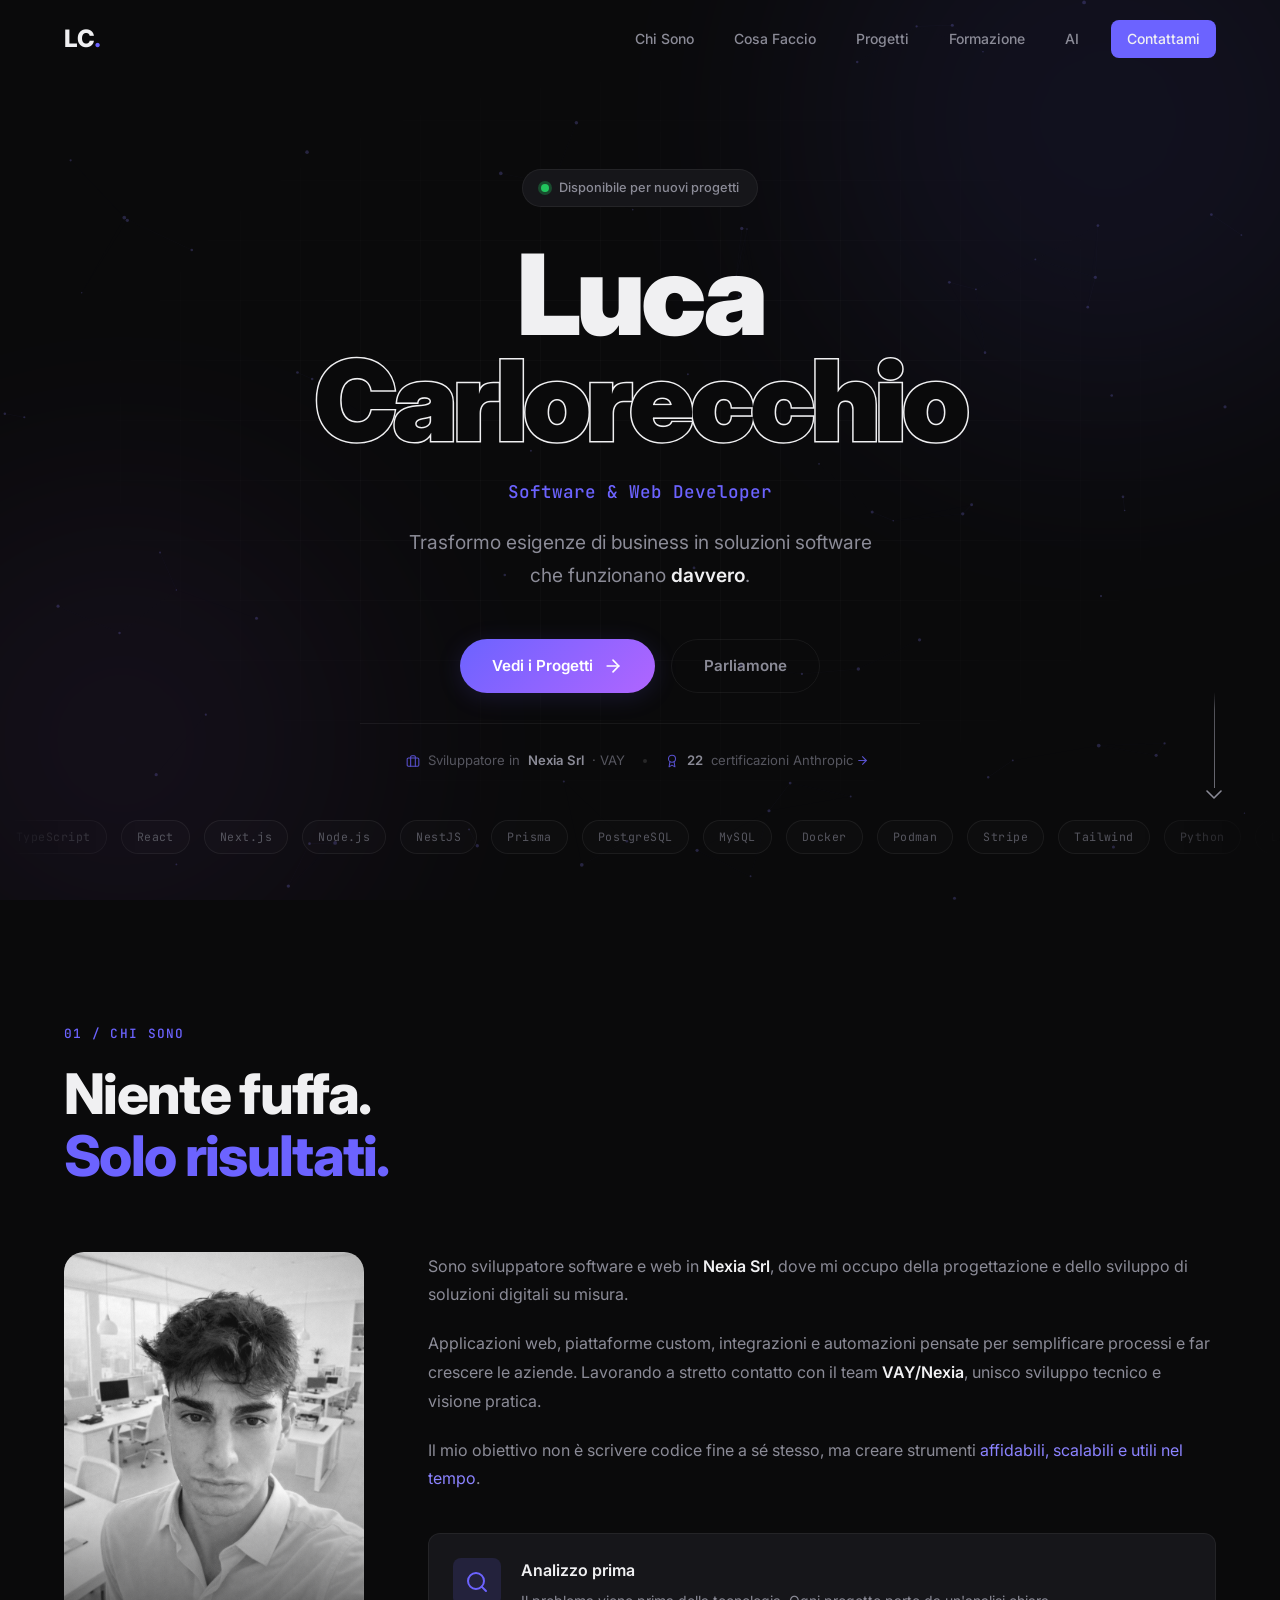
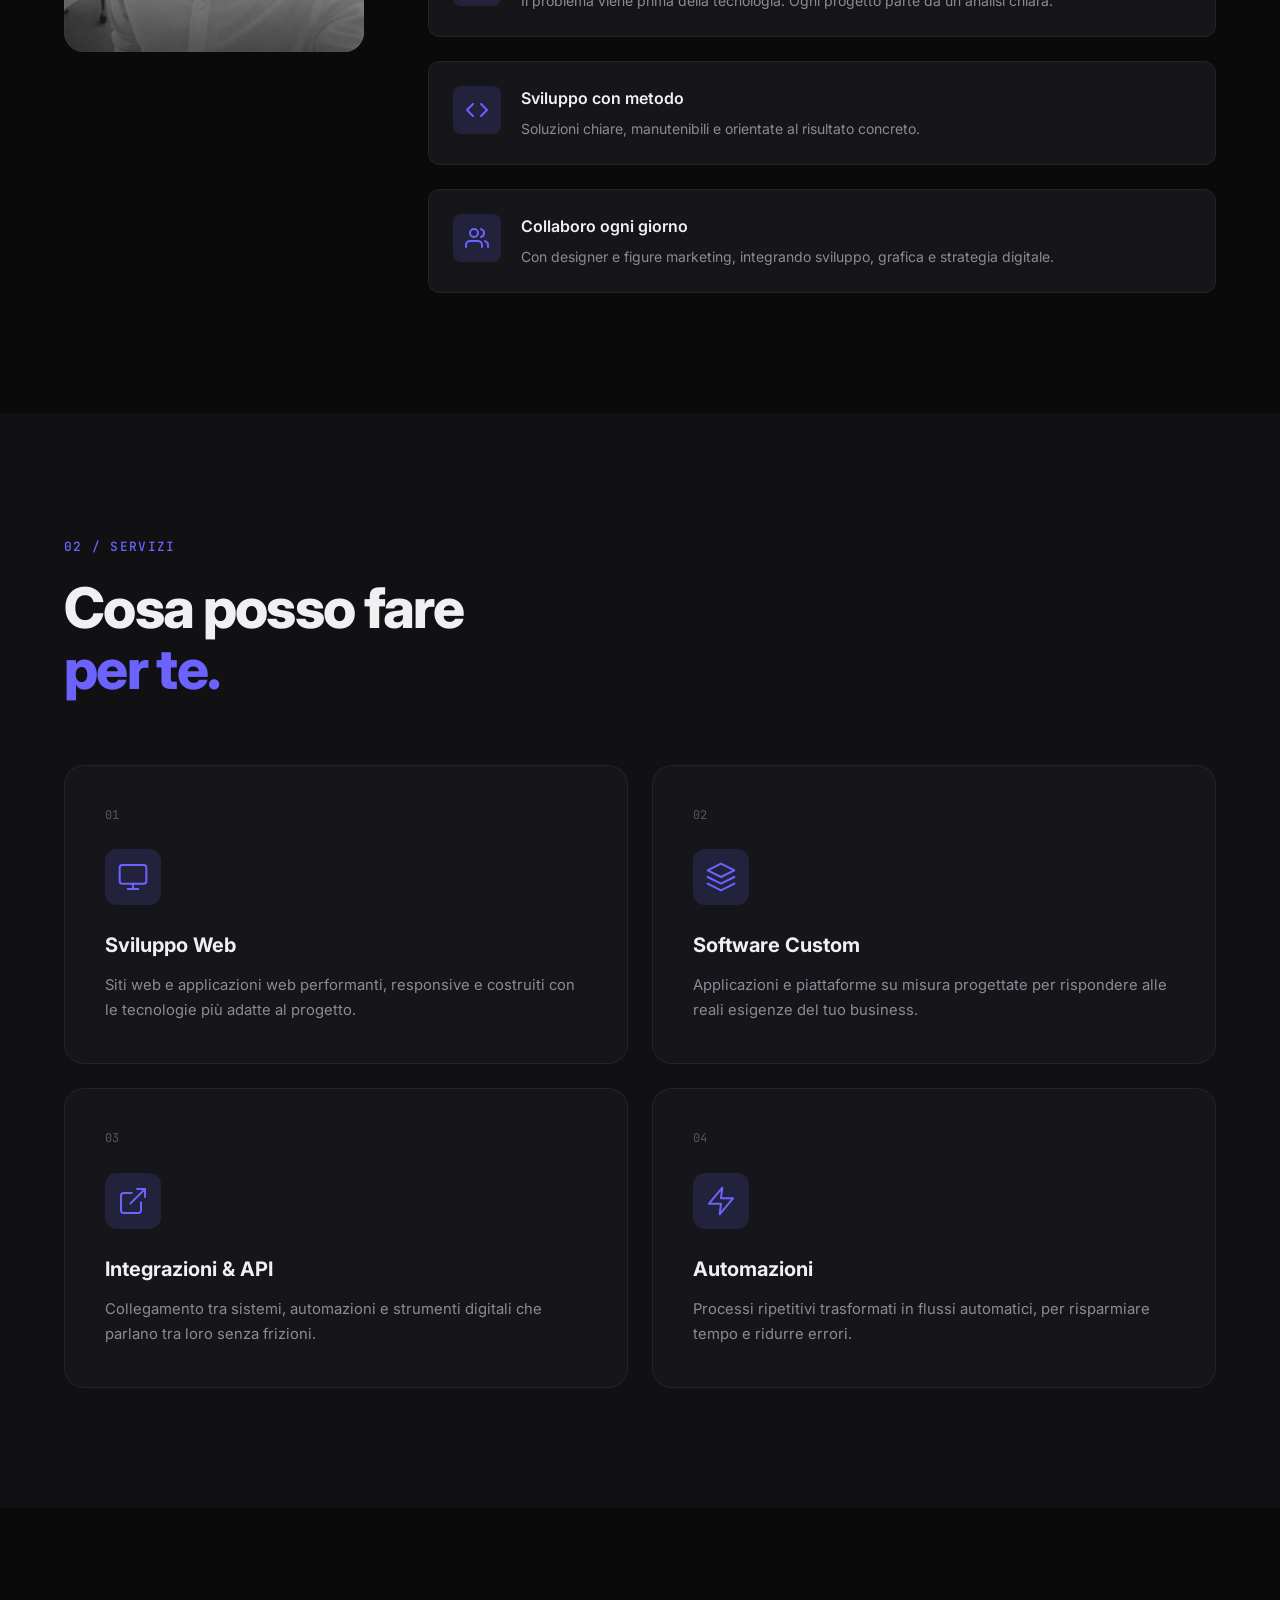
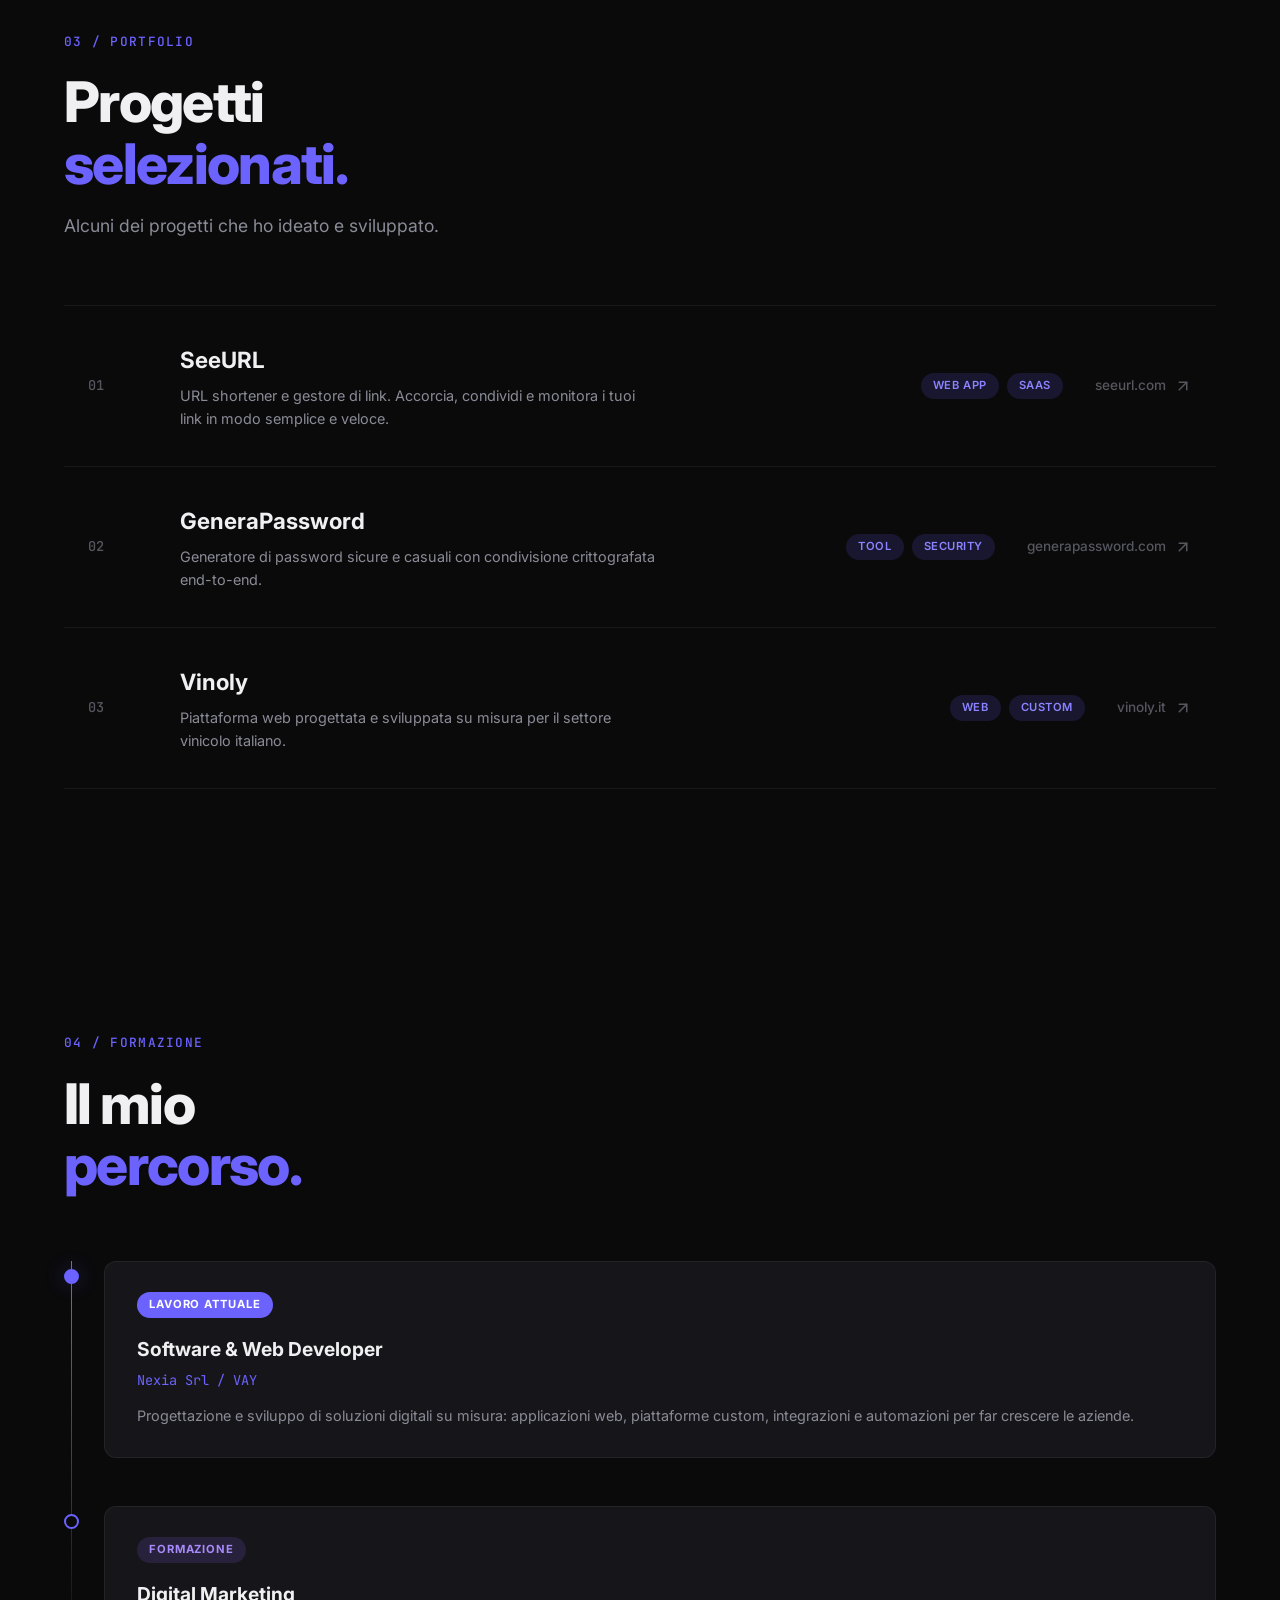
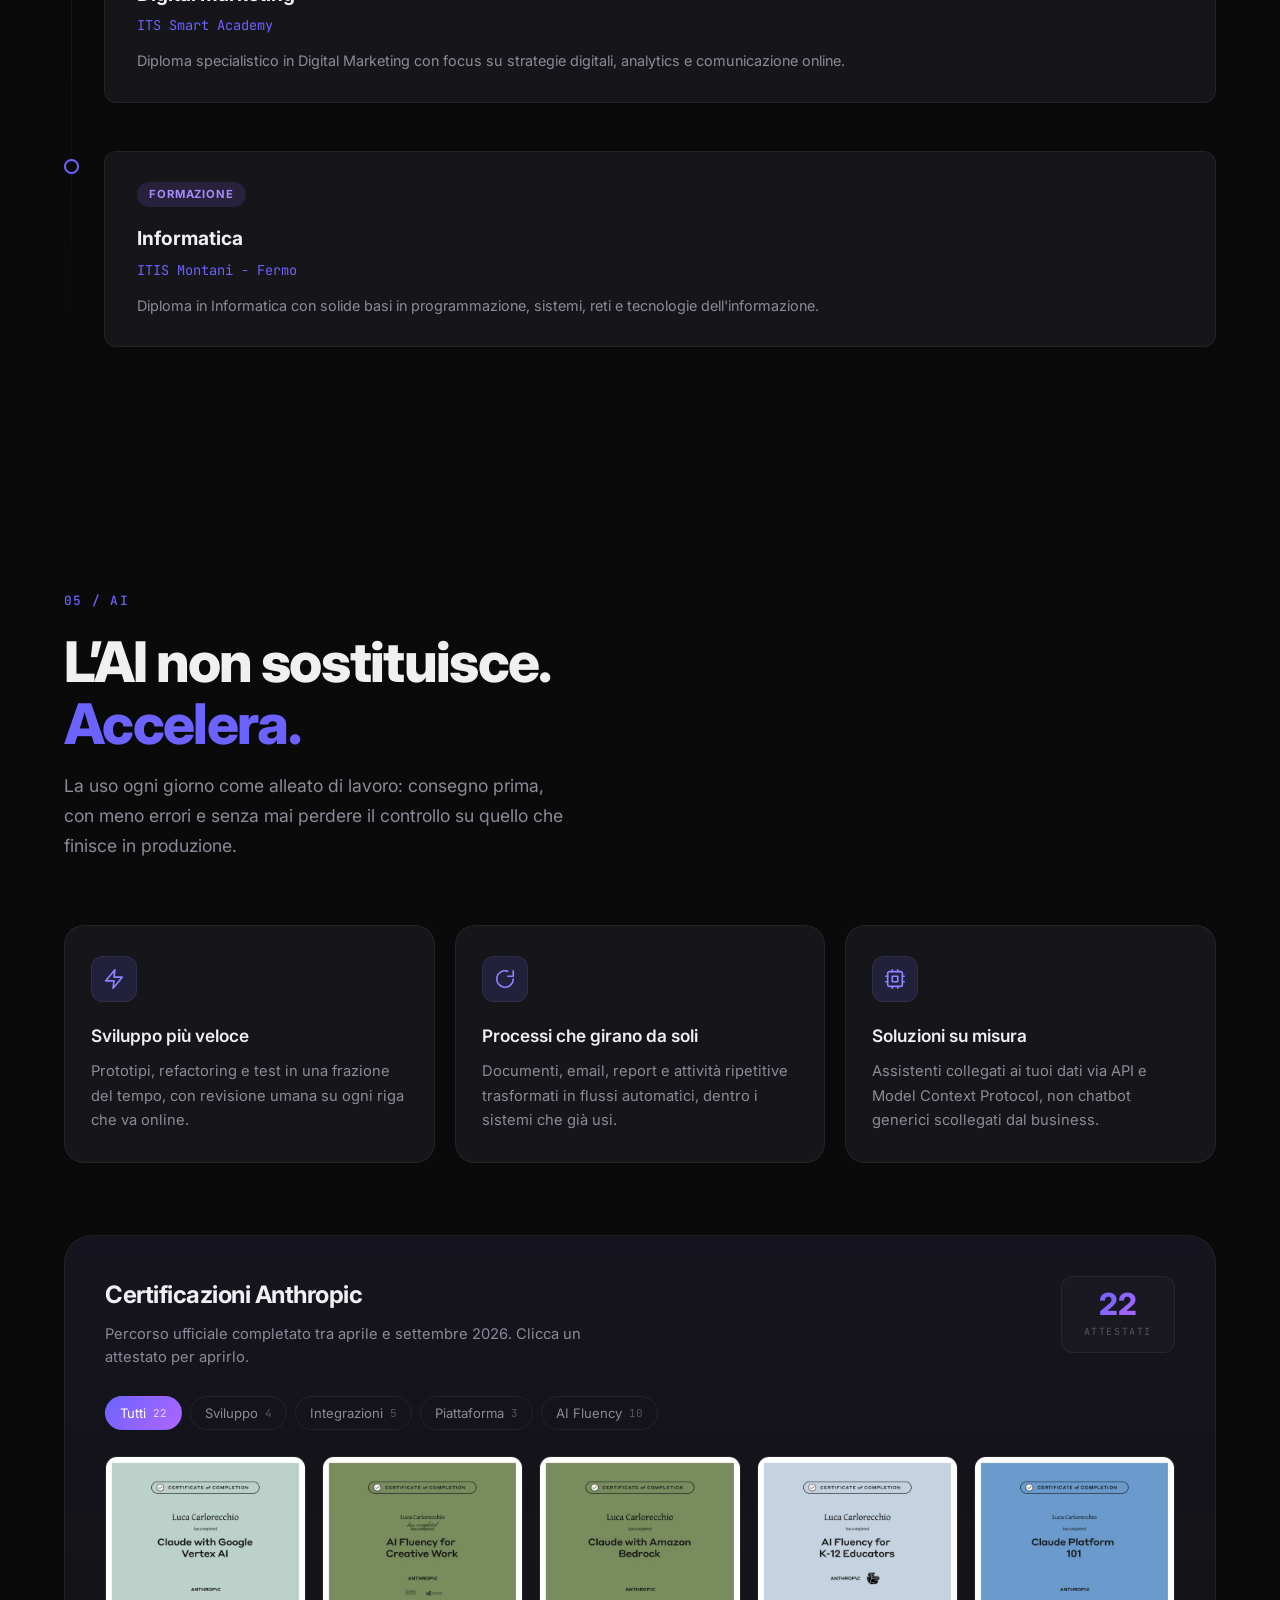
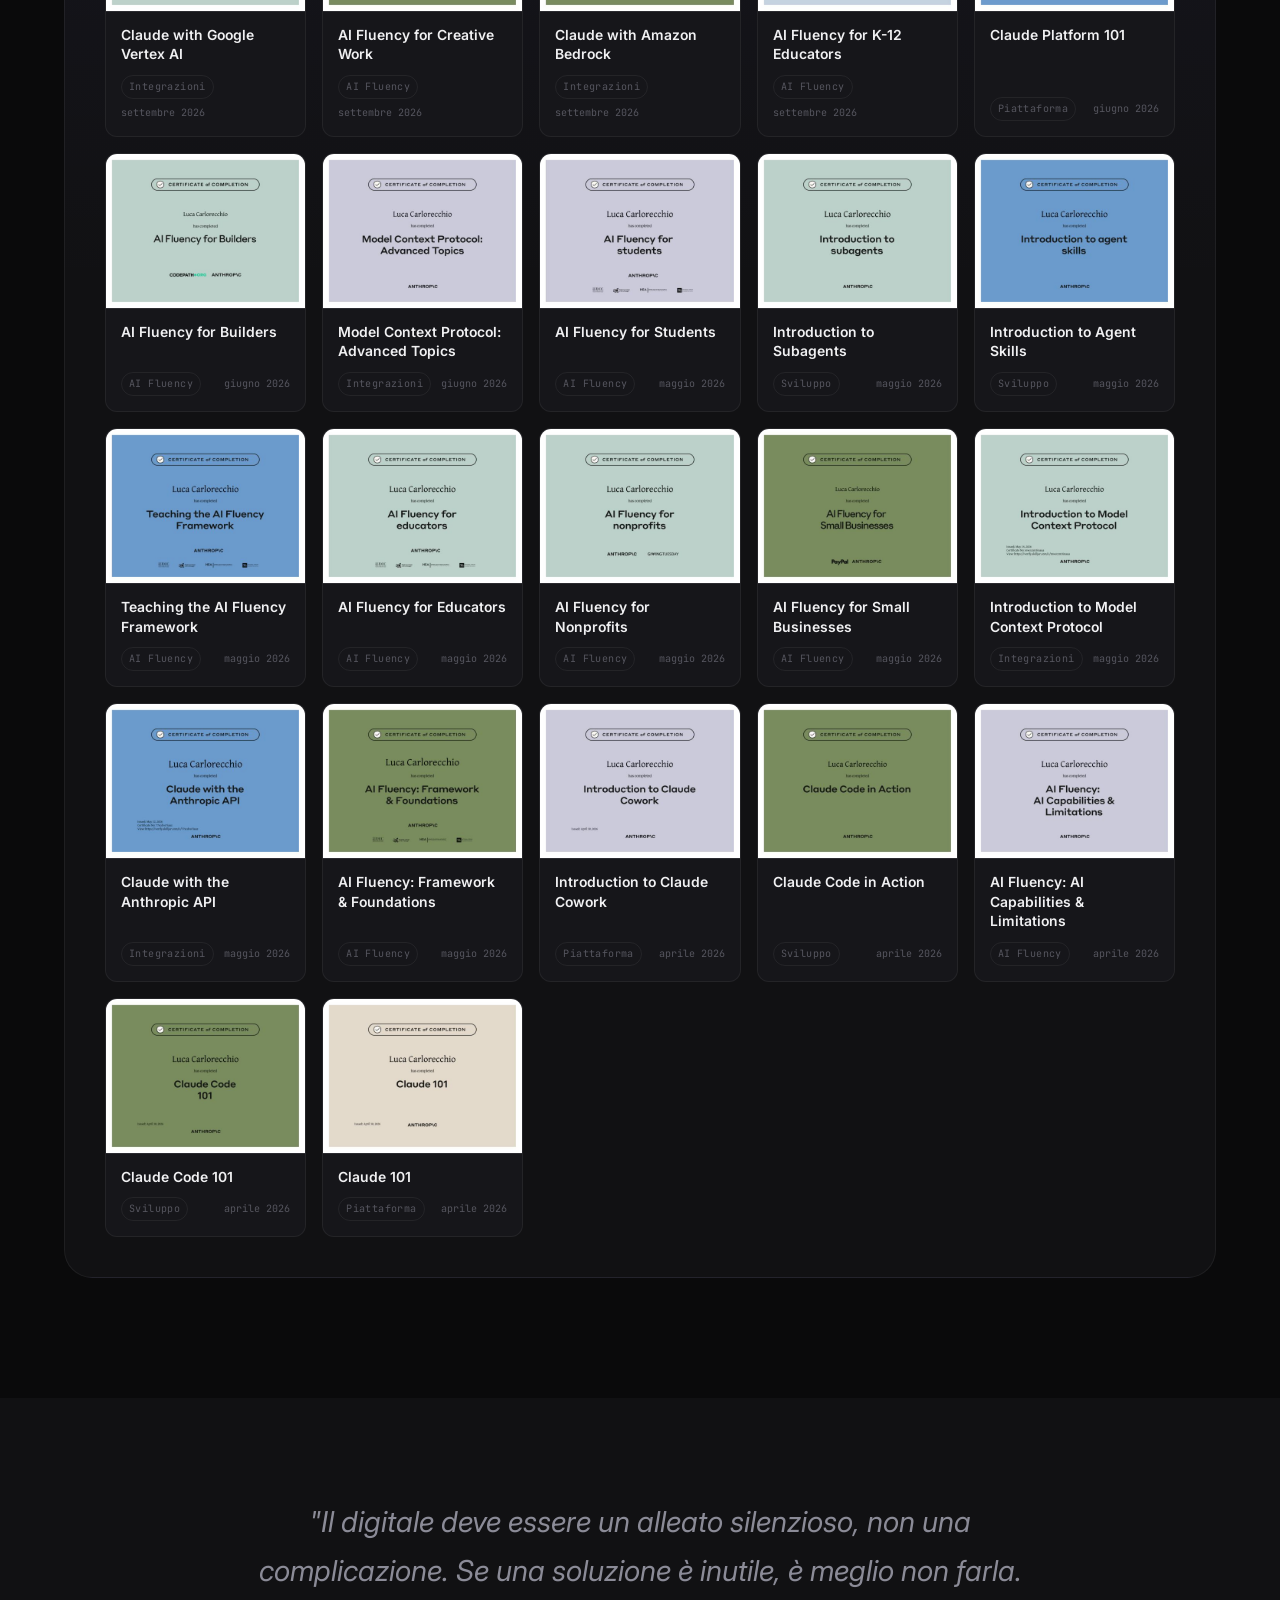
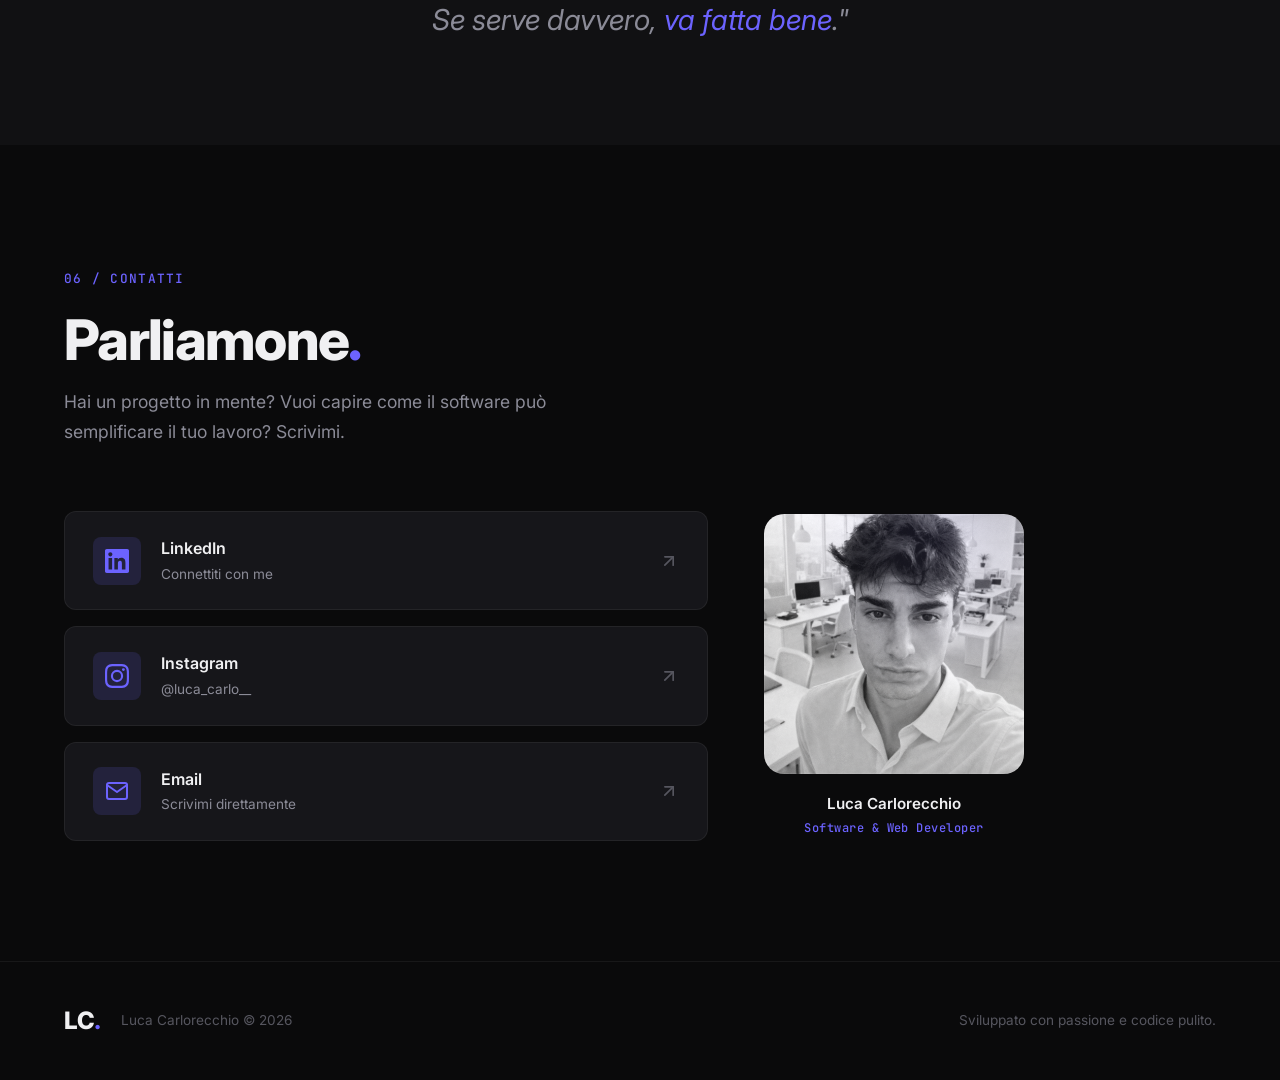
<file: index.html>
<!DOCTYPE html>
<html lang="it">
<head>
    <meta charset="UTF-8">
    <meta name="viewport" content="width=device-width, initial-scale=1.0">
    <title>Luca Carlorecchio | Software & Web Developer</title>
    <meta name="description" content="Luca Carlorecchio - Sviluppatore Software e Web. Trasformo esigenze di business in soluzioni software che funzionano davvero.">
    <link rel="icon" href="favicon.ico" sizes="32x32">
    <link rel="icon" type="image/png" sizes="16x16" href="assets/favicon-16.png">
    <link rel="icon" type="image/png" sizes="32x32" href="assets/favicon-32.png">
    <link rel="icon" type="image/png" sizes="192x192" href="assets/favicon-192.png">
    <link rel="apple-touch-icon" href="assets/apple-touch-icon.png">
    <meta name="theme-color" content="#0a0a0b">
    <link rel="preconnect" href="https://fonts.googleapis.com">
    <link rel="preconnect" href="https://fonts.gstatic.com" crossorigin>
    <link href="https://fonts.googleapis.com/css2?family=Inter:wght@300;400;500;600;700;800;900&family=JetBrains+Mono:wght@400;500;600&display=swap" rel="stylesheet">
    <link rel="stylesheet" href="style.css">
</head>
<body>
    <!-- Controllo scroll: freccia in giu all'inizio, torna in cima dopo -->
    <div class="scroll-ctl" id="scrollCtl">
        <a href="#about" class="scroll-ctl-down" aria-label="Scorri verso il basso">
            <span class="scroll-ctl-line"></span>
            <svg class="scroll-ctl-tip" width="16" height="10" viewBox="0 0 16 10" fill="none" aria-hidden="true">
                <path d="M1 1L8 8L15 1" stroke="currentColor" stroke-width="1.6" stroke-linecap="round" stroke-linejoin="round"/>
            </svg>
        </a>
        <button type="button" class="scroll-ctl-top" id="scrollTop" aria-label="Torna in cima">
            <svg class="scroll-ctl-ring" viewBox="0 0 48 48" aria-hidden="true">
                <circle class="ring-bg" cx="24" cy="24" r="22"></circle>
                <circle class="ring-fg" cx="24" cy="24" r="22"></circle>
            </svg>
            <svg class="scroll-ctl-arrow" width="18" height="18" viewBox="0 0 24 24" fill="none" stroke="currentColor" stroke-width="2" stroke-linecap="round" stroke-linejoin="round" aria-hidden="true"><line x1="12" y1="19" x2="12" y2="5"></line><polyline points="5 12 12 5 19 12"></polyline></svg>
        </button>
    </div>

    <!-- Navigation -->
    <nav class="nav" id="nav">
        <div class="nav-container">
            <a href="#hero" class="nav-logo">LC<span class="accent">.</span></a>
            <button class="nav-toggle" id="navToggle" aria-label="Toggle menu">
                <span></span>
                <span></span>
                <span></span>
            </button>
            <ul class="nav-menu" id="navMenu">
                <li><a href="#about" class="nav-link">Chi Sono</a></li>
                <li><a href="#services" class="nav-link">Cosa Faccio</a></li>
                <li><a href="#projects" class="nav-link">Progetti</a></li>
                <li><a href="#education" class="nav-link">Formazione</a></li>
                <li><a href="#ai" class="nav-link">AI</a></li>
                <li><a href="#contact" class="nav-link nav-link--cta">Contattami</a></li>
            </ul>
        </div>
    </nav>

    <!-- Hero Section -->
    <section class="hero" id="hero">
        <div class="hero-bg">
            <div class="hero-grid"></div>
            <canvas class="hero-particles" aria-hidden="true"></canvas>
            <div class="hero-glow hero-glow--1"></div>
            <div class="hero-glow hero-glow--2"></div>
        </div>
        <div class="container hero-content">
            <div class="hero-badge" data-animate="fade-up">
                <span class="pulse-dot"></span>
                Disponibile per nuovi progetti
            </div>
            <h1 class="hero-title" data-animate="fade-up" data-delay="100">
                Luca<br>
                <span class="hero-title--outline">Carlorecchio</span>
            </h1>
            <p class="hero-subtitle" data-animate="fade-up" data-delay="200">
                Software & Web Developer
            </p>
            <p class="hero-description" data-animate="fade-up" data-delay="300">
                Trasformo esigenze di business in soluzioni software<br class="hide-mobile"> che funzionano <em>davvero</em>.
            </p>
            <div class="hero-actions" data-animate="fade-up" data-delay="400">
                <a href="#projects" class="btn btn--primary">
                    <span>Vedi i Progetti</span>
                    <svg width="20" height="20" viewBox="0 0 24 24" fill="none" stroke="currentColor" stroke-width="2" stroke-linecap="round" stroke-linejoin="round"><line x1="5" y1="12" x2="19" y2="12"></line><polyline points="12 5 19 12 12 19"></polyline></svg>
                </a>
                <a href="#contact" class="btn btn--ghost">Parliamone</a>
            </div>
            <div class="hero-facts" data-animate="fade-up" data-delay="500">
                <span class="hero-fact">
                    <svg width="14" height="14" viewBox="0 0 24 24" fill="none" stroke="currentColor" stroke-width="1.8" stroke-linecap="round" stroke-linejoin="round"><rect x="2" y="7" width="20" height="14" rx="2"></rect><path d="M16 21V5a2 2 0 0 0-2-2h-4a2 2 0 0 0-2 2v16"></path></svg>
                    Sviluppatore in <strong>Nexia Srl</strong> &middot; VAY
                </span>
                <span class="hero-facts-sep" aria-hidden="true"></span>
                <a href="#ai" class="hero-fact hero-fact--link">
                    <svg width="14" height="14" viewBox="0 0 24 24" fill="none" stroke="currentColor" stroke-width="1.8" stroke-linecap="round" stroke-linejoin="round"><circle cx="12" cy="8" r="6"></circle><path d="M15.477 12.89 17 22l-5-3-5 3 1.523-9.11"></path></svg>
                    <strong>22</strong> certificazioni Anthropic
                    <svg class="hero-fact-go" width="13" height="13" viewBox="0 0 24 24" fill="none" stroke="currentColor" stroke-width="2" stroke-linecap="round" stroke-linejoin="round"><line x1="5" y1="12" x2="19" y2="12"></line><polyline points="12 5 19 12 12 19"></polyline></svg>
                </a>
            </div>
        </div>
        <div class="hero-stack" aria-label="Tecnologie che utilizzo">
            <div class="hero-stack-track">
                <div class="hero-stack-run">
                        <span>TypeScript</span>
                        <span>React</span>
                        <span>Next.js</span>
                        <span>Node.js</span>
                        <span>NestJS</span>
                        <span>Prisma</span>
                        <span>PostgreSQL</span>
                        <span>MySQL</span>
                        <span>Docker</span>
                        <span>Podman</span>
                        <span>Stripe</span>
                        <span>Tailwind</span>
                        <span>Python</span>
                        <span>Laravel</span>
                        <span>Claude AI</span>
                        <span>MCP</span>
                        <span>Git</span>
                        <span>Linux</span>
                        <span>Nginx</span>
                        <span>REST API</span>
                </div>
                <div class="hero-stack-run" aria-hidden="true">
                        <span>TypeScript</span>
                        <span>React</span>
                        <span>Next.js</span>
                        <span>Node.js</span>
                        <span>NestJS</span>
                        <span>Prisma</span>
                        <span>PostgreSQL</span>
                        <span>MySQL</span>
                        <span>Docker</span>
                        <span>Podman</span>
                        <span>Stripe</span>
                        <span>Tailwind</span>
                        <span>Python</span>
                        <span>Laravel</span>
                        <span>Claude AI</span>
                        <span>MCP</span>
                        <span>Git</span>
                        <span>Linux</span>
                        <span>Nginx</span>
                        <span>REST API</span>
                </div>
            </div>
        </div>
    </section>

    <!-- About Section -->
    <section class="section about" id="about">
        <div class="container">
            <div class="section-header" data-animate="fade-up">
                <span class="section-tag">01 / Chi Sono</span>
                <h2 class="section-title">Niente fuffa.<br><span class="accent">Solo risultati.</span></h2>
            </div>
            <div class="about-grid">
                <div class="about-photo-col" data-animate="fade-up" data-delay="50">
                    <div class="about-photo">
                        <img src="assets/luca-carlorecchio.png" alt="Luca Carlorecchio" />
                        <div class="about-photo-border"></div>
                    </div>
                </div>
                <div class="about-text-col">
                    <div class="about-text" data-animate="fade-up" data-delay="100">
                        <p class="about-lead">
                            Sono sviluppatore software e web in <strong>Nexia Srl</strong>, dove mi occupo della progettazione e dello sviluppo di soluzioni digitali su misura.
                        </p>
                        <p>
                            Applicazioni web, piattaforme custom, integrazioni e automazioni pensate per semplificare processi e far crescere le aziende. Lavorando a stretto contatto con il team <strong>VAY/Nexia</strong>, unisco sviluppo tecnico e visione pratica.
                        </p>
                        <p>
                            Il mio obiettivo non è scrivere codice fine a sé stesso, ma creare strumenti <em>affidabili, scalabili e utili nel tempo</em>.
                        </p>
                    </div>
                    <div class="about-principles" data-animate="fade-up" data-delay="200">
                        <div class="principle">
                            <div class="principle-icon">
                                <svg width="24" height="24" viewBox="0 0 24 24" fill="none" stroke="currentColor" stroke-width="2" stroke-linecap="round" stroke-linejoin="round"><circle cx="11" cy="11" r="8"></circle><line x1="21" y1="21" x2="16.65" y2="16.65"></line></svg>
                            </div>
                            <div>
                                <h3>Analizzo prima</h3>
                                <p>Il problema viene prima della tecnologia. Ogni progetto parte da un'analisi chiara.</p>
                            </div>
                        </div>
                        <div class="principle">
                            <div class="principle-icon">
                                <svg width="24" height="24" viewBox="0 0 24 24" fill="none" stroke="currentColor" stroke-width="2" stroke-linecap="round" stroke-linejoin="round"><polyline points="16 18 22 12 16 6"></polyline><polyline points="8 6 2 12 8 18"></polyline></svg>
                            </div>
                            <div>
                                <h3>Sviluppo con metodo</h3>
                                <p>Soluzioni chiare, manutenibili e orientate al risultato concreto.</p>
                            </div>
                        </div>
                        <div class="principle">
                            <div class="principle-icon">
                                <svg width="24" height="24" viewBox="0 0 24 24" fill="none" stroke="currentColor" stroke-width="2" stroke-linecap="round" stroke-linejoin="round"><path d="M17 21v-2a4 4 0 0 0-4-4H5a4 4 0 0 0-4 4v2"></path><circle cx="9" cy="7" r="4"></circle><path d="M23 21v-2a4 4 0 0 0-3-3.87"></path><path d="M16 3.13a4 4 0 0 1 0 7.75"></path></svg>
                            </div>
                            <div>
                                <h3>Collaboro ogni giorno</h3>
                                <p>Con designer e figure marketing, integrando sviluppo, grafica e strategia digitale.</p>
                            </div>
                        </div>
                    </div>
                </div>
            </div>
        </div>
    </section>

    <!-- Services Section -->
    <section class="section services" id="services">
        <div class="container">
            <div class="section-header" data-animate="fade-up">
                <span class="section-tag">02 / Servizi</span>
                <h2 class="section-title">Cosa posso fare<br><span class="accent">per te.</span></h2>
            </div>
            <div class="services-grid">
                <div class="service-card" data-animate="fade-up" data-delay="0">
                    <div class="service-number">01</div>
                    <div class="service-icon">
                        <svg width="32" height="32" viewBox="0 0 24 24" fill="none" stroke="currentColor" stroke-width="1.5" stroke-linecap="round" stroke-linejoin="round"><rect x="2" y="3" width="20" height="14" rx="2" ry="2"></rect><line x1="8" y1="21" x2="16" y2="21"></line><line x1="12" y1="17" x2="12" y2="21"></line></svg>
                    </div>
                    <h3>Sviluppo Web</h3>
                    <p>Siti web e applicazioni web performanti, responsive e costruiti con le tecnologie più adatte al progetto.</p>
                </div>
                <div class="service-card" data-animate="fade-up" data-delay="100">
                    <div class="service-number">02</div>
                    <div class="service-icon">
                        <svg width="32" height="32" viewBox="0 0 24 24" fill="none" stroke="currentColor" stroke-width="1.5" stroke-linecap="round" stroke-linejoin="round"><path d="M12 2L2 7l10 5 10-5-10-5z"></path><path d="M2 17l10 5 10-5"></path><path d="M2 12l10 5 10-5"></path></svg>
                    </div>
                    <h3>Software Custom</h3>
                    <p>Applicazioni e piattaforme su misura progettate per rispondere alle reali esigenze del tuo business.</p>
                </div>
                <div class="service-card" data-animate="fade-up" data-delay="200">
                    <div class="service-number">03</div>
                    <div class="service-icon">
                        <svg width="32" height="32" viewBox="0 0 24 24" fill="none" stroke="currentColor" stroke-width="1.5" stroke-linecap="round" stroke-linejoin="round"><path d="M18 13v6a2 2 0 0 1-2 2H5a2 2 0 0 1-2-2V8a2 2 0 0 1 2-2h6"></path><polyline points="15 3 21 3 21 9"></polyline><line x1="10" y1="14" x2="21" y2="3"></line></svg>
                    </div>
                    <h3>Integrazioni & API</h3>
                    <p>Collegamento tra sistemi, automazioni e strumenti digitali che parlano tra loro senza frizioni.</p>
                </div>
                <div class="service-card" data-animate="fade-up" data-delay="300">
                    <div class="service-number">04</div>
                    <div class="service-icon">
                        <svg width="32" height="32" viewBox="0 0 24 24" fill="none" stroke="currentColor" stroke-width="1.5" stroke-linecap="round" stroke-linejoin="round"><path d="M13 2L3 14h9l-1 8 10-12h-9l1-8z"></path></svg>
                    </div>
                    <h3>Automazioni</h3>
                    <p>Processi ripetitivi trasformati in flussi automatici, per risparmiare tempo e ridurre errori.</p>
                </div>
            </div>
        </div>
    </section>

    <!-- Projects Section -->
    <section class="section projects" id="projects">
        <div class="container">
            <div class="section-header" data-animate="fade-up">
                <span class="section-tag">03 / Portfolio</span>
                <h2 class="section-title">Progetti<br><span class="accent">selezionati.</span></h2>
                <p class="section-desc">Alcuni dei progetti che ho ideato e sviluppato.</p>
            </div>
            <div class="projects-list">
                <a href="https://seeurl.com" target="_blank" rel="noopener" class="project-row" data-animate="fade-up" data-delay="0">
                    <div class="project-row-number">01</div>
                    <div class="project-row-info">
                        <h3>SeeURL</h3>
                        <p>URL shortener e gestore di link. Accorcia, condividi e monitora i tuoi link in modo semplice e veloce.</p>
                    </div>
                    <div class="project-row-tags">
                        <span>Web App</span>
                        <span>SaaS</span>
                    </div>
                    <div class="project-row-link">
                        <span>seeurl.com</span>
                        <svg width="18" height="18" viewBox="0 0 24 24" fill="none" stroke="currentColor" stroke-width="2" stroke-linecap="round" stroke-linejoin="round"><line x1="7" y1="17" x2="17" y2="7"></line><polyline points="7 7 17 7 17 17"></polyline></svg>
                    </div>
                </a>
                <a href="https://generapassword.com" target="_blank" rel="noopener" class="project-row" data-animate="fade-up" data-delay="100">
                    <div class="project-row-number">02</div>
                    <div class="project-row-info">
                        <h3>GeneraPassword</h3>
                        <p>Generatore di password sicure e casuali con condivisione crittografata end-to-end.</p>
                    </div>
                    <div class="project-row-tags">
                        <span>Tool</span>
                        <span>Security</span>
                    </div>
                    <div class="project-row-link">
                        <span>generapassword.com</span>
                        <svg width="18" height="18" viewBox="0 0 24 24" fill="none" stroke="currentColor" stroke-width="2" stroke-linecap="round" stroke-linejoin="round"><line x1="7" y1="17" x2="17" y2="7"></line><polyline points="7 7 17 7 17 17"></polyline></svg>
                    </div>
                </a>
                <a href="https://vinoly.it" target="_blank" rel="noopener" class="project-row" data-animate="fade-up" data-delay="200">
                    <div class="project-row-number">03</div>
                    <div class="project-row-info">
                        <h3>Vinoly</h3>
                        <p>Piattaforma web progettata e sviluppata su misura per il settore vinicolo italiano.</p>
                    </div>
                    <div class="project-row-tags">
                        <span>Web</span>
                        <span>Custom</span>
                    </div>
                    <div class="project-row-link">
                        <span>vinoly.it</span>
                        <svg width="18" height="18" viewBox="0 0 24 24" fill="none" stroke="currentColor" stroke-width="2" stroke-linecap="round" stroke-linejoin="round"><line x1="7" y1="17" x2="17" y2="7"></line><polyline points="7 7 17 7 17 17"></polyline></svg>
                    </div>
                </a>
            </div>
        </div>
    </section>

    <!-- Education Section -->
    <section class="section education" id="education">
        <div class="container">
            <div class="section-header" data-animate="fade-up">
                <span class="section-tag">04 / Formazione</span>
                <h2 class="section-title">Il mio<br><span class="accent">percorso.</span></h2>
            </div>
            <div class="timeline">
                <div class="timeline-item" data-animate="fade-up" data-delay="0">
                    <div class="timeline-marker"></div>
                    <div class="timeline-content">
                        <span class="timeline-badge">Lavoro attuale</span>
                        <h3>Software & Web Developer</h3>
                        <span class="timeline-company">Nexia Srl / VAY</span>
                        <p>Progettazione e sviluppo di soluzioni digitali su misura: applicazioni web, piattaforme custom, integrazioni e automazioni per far crescere le aziende.</p>
                    </div>
                </div>
                <div class="timeline-item" data-animate="fade-up" data-delay="100">
                    <div class="timeline-marker"></div>
                    <div class="timeline-content">
                        <span class="timeline-badge badge--edu">Formazione</span>
                        <h3>Digital Marketing</h3>
                        <span class="timeline-company">ITS Smart Academy</span>
                        <p>Diploma specialistico in Digital Marketing con focus su strategie digitali, analytics e comunicazione online.</p>
                    </div>
                </div>
                <div class="timeline-item" data-animate="fade-up" data-delay="200">
                    <div class="timeline-marker"></div>
                    <div class="timeline-content">
                        <span class="timeline-badge badge--edu">Formazione</span>
                        <h3>Informatica</h3>
                        <span class="timeline-company">ITIS Montani - Fermo</span>
                        <p>Diploma in Informatica con solide basi in programmazione, sistemi, reti e tecnologie dell'informazione.</p>
                    </div>
                </div>
            </div>
        </div>
    </section>

    <!-- AI Section -->
    <section class="section ai" id="ai">
        <div class="container">
            <div class="section-header" data-animate="fade-up">
                <span class="section-tag">05 / AI</span>
                <h2 class="section-title">L&rsquo;AI non sostituisce.<br><span class="accent">Accelera.</span></h2>
                <p class="section-desc">La uso ogni giorno come alleato di lavoro: consegno prima, con meno errori e senza mai perdere il controllo su quello che finisce in produzione.</p>
            </div>

            <div class="ai-uses">
                <div class="ai-use" data-animate="fade-up" data-delay="50">
                    <div class="ai-use-icon">
                        <svg width="22" height="22" viewBox="0 0 24 24" fill="none" stroke="currentColor" stroke-width="1.8" stroke-linecap="round" stroke-linejoin="round"><path d="M13 2L3 14h9l-1 8 10-12h-9l1-8z"></path></svg>
                    </div>
                    <h3>Sviluppo pi&ugrave; veloce</h3>
                    <p>Prototipi, refactoring e test in una frazione del tempo, con revisione umana su ogni riga che va online.</p>
                </div>
                <div class="ai-use" data-animate="fade-up" data-delay="120">
                    <div class="ai-use-icon">
                        <svg width="22" height="22" viewBox="0 0 24 24" fill="none" stroke="currentColor" stroke-width="1.8" stroke-linecap="round" stroke-linejoin="round"><path d="M21 12a9 9 0 1 1-6.219-8.56"></path><polyline points="21 3 21 9 15 9"></polyline></svg>
                    </div>
                    <h3>Processi che girano da soli</h3>
                    <p>Documenti, email, report e attivit&agrave; ripetitive trasformati in flussi automatici, dentro i sistemi che gi&agrave; usi.</p>
                </div>
                <div class="ai-use" data-animate="fade-up" data-delay="190">
                    <div class="ai-use-icon">
                        <svg width="22" height="22" viewBox="0 0 24 24" fill="none" stroke="currentColor" stroke-width="1.8" stroke-linecap="round" stroke-linejoin="round"><rect x="4" y="4" width="16" height="16" rx="2"></rect><rect x="9" y="9" width="6" height="6"></rect><path d="M9 2v2M15 2v2M9 20v2M15 20v2M2 9h2M2 15h2M20 9h2M20 15h2"></path></svg>
                    </div>
                    <h3>Soluzioni su misura</h3>
                    <p>Assistenti collegati ai tuoi dati via API e Model Context Protocol, non chatbot generici scollegati dal business.</p>
                </div>
            </div>

            <div class="certs-panel" data-animate="fade-up" data-delay="100">
                <div class="certs-head">
                    <div class="certs-head-text">
                        <h3>Certificazioni Anthropic</h3>
                        <p>Percorso ufficiale completato tra aprile e settembre 2026. Clicca un attestato per aprirlo.</p>
                    </div>
                    <div class="certs-count"><strong>22</strong><span>attestati</span></div>
                </div>
                <div class="cert-filters" id="certFilters">
                    <button type="button" class="cert-filter is-active" data-filter="all">Tutti <span>22</span></button>
                    <button type="button" class="cert-filter" data-filter="sviluppo">Sviluppo <span>4</span></button>
                    <button type="button" class="cert-filter" data-filter="integrazioni">Integrazioni <span>5</span></button>
                    <button type="button" class="cert-filter" data-filter="strumenti">Piattaforma <span>3</span></button>
                    <button type="button" class="cert-filter" data-filter="fluency">AI Fluency <span>10</span></button>
                </div>
                <div class="certs-grid" id="certsGrid">
                    <a href="assets/certificati/claude-with-google-vertex-ai.pdf" target="_blank" rel="noopener" class="cert" data-cat="integrazioni">
                        <span class="cert-shot">
                            <img src="assets/certificati/claude-with-google-vertex-ai.jpg" alt="Certificato: Claude with Google Vertex AI" loading="lazy" decoding="async" width="520" height="402">
                        </span>
                        <span class="cert-body">
                            <span class="cert-title">Claude with Google Vertex AI</span>
                            <span class="cert-meta"><span class="cert-cat">Integrazioni</span><time datetime="2026-09-08">settembre 2026</time></span>
                        </span>
                    </a>
                    <a href="assets/certificati/ai-fluency-for-creative-work.pdf" target="_blank" rel="noopener" class="cert" data-cat="fluency">
                        <span class="cert-shot">
                            <img src="assets/certificati/ai-fluency-for-creative-work.jpg" alt="Certificato: AI Fluency for Creative Work" loading="lazy" decoding="async" width="520" height="402">
                        </span>
                        <span class="cert-body">
                            <span class="cert-title">AI Fluency for Creative Work</span>
                            <span class="cert-meta"><span class="cert-cat">AI Fluency</span><time datetime="2026-09-07">settembre 2026</time></span>
                        </span>
                    </a>
                    <a href="assets/certificati/claude-with-amazon-bedrock.pdf" target="_blank" rel="noopener" class="cert" data-cat="integrazioni">
                        <span class="cert-shot">
                            <img src="assets/certificati/claude-with-amazon-bedrock.jpg" alt="Certificato: Claude with Amazon Bedrock" loading="lazy" decoding="async" width="520" height="402">
                        </span>
                        <span class="cert-body">
                            <span class="cert-title">Claude with Amazon Bedrock</span>
                            <span class="cert-meta"><span class="cert-cat">Integrazioni</span><time datetime="2026-09-07">settembre 2026</time></span>
                        </span>
                    </a>
                    <a href="assets/certificati/ai-fluency-for-k-12-educators.pdf" target="_blank" rel="noopener" class="cert" data-cat="fluency">
                        <span class="cert-shot">
                            <img src="assets/certificati/ai-fluency-for-k-12-educators.jpg" alt="Certificato: AI Fluency for K-12 Educators" loading="lazy" decoding="async" width="520" height="402">
                        </span>
                        <span class="cert-body">
                            <span class="cert-title">AI Fluency for K-12 Educators</span>
                            <span class="cert-meta"><span class="cert-cat">AI Fluency</span><time datetime="2026-09-07">settembre 2026</time></span>
                        </span>
                    </a>
                    <a href="assets/certificati/claude-platform-101.pdf" target="_blank" rel="noopener" class="cert" data-cat="strumenti">
                        <span class="cert-shot">
                            <img src="assets/certificati/claude-platform-101.jpg" alt="Certificato: Claude Platform 101" loading="lazy" decoding="async" width="520" height="402">
                        </span>
                        <span class="cert-body">
                            <span class="cert-title">Claude Platform 101</span>
                            <span class="cert-meta"><span class="cert-cat">Piattaforma</span><time datetime="2026-06-29">giugno 2026</time></span>
                        </span>
                    </a>
                    <a href="assets/certificati/ai-fluency-for-builders.pdf" target="_blank" rel="noopener" class="cert" data-cat="fluency">
                        <span class="cert-shot">
                            <img src="assets/certificati/ai-fluency-for-builders.jpg" alt="Certificato: AI Fluency for Builders" loading="lazy" decoding="async" width="520" height="402">
                        </span>
                        <span class="cert-body">
                            <span class="cert-title">AI Fluency for Builders</span>
                            <span class="cert-meta"><span class="cert-cat">AI Fluency</span><time datetime="2026-06-29">giugno 2026</time></span>
                        </span>
                    </a>
                    <a href="assets/certificati/model-context-protocol-advanced-topics.pdf" target="_blank" rel="noopener" class="cert" data-cat="integrazioni">
                        <span class="cert-shot">
                            <img src="assets/certificati/model-context-protocol-advanced-topics.jpg" alt="Certificato: Model Context Protocol: Advanced Topics" loading="lazy" decoding="async" width="520" height="402">
                        </span>
                        <span class="cert-body">
                            <span class="cert-title">Model Context Protocol: Advanced Topics</span>
                            <span class="cert-meta"><span class="cert-cat">Integrazioni</span><time datetime="2026-06-29">giugno 2026</time></span>
                        </span>
                    </a>
                    <a href="assets/certificati/ai-fluency-for-students.pdf" target="_blank" rel="noopener" class="cert" data-cat="fluency">
                        <span class="cert-shot">
                            <img src="assets/certificati/ai-fluency-for-students.jpg" alt="Certificato: AI Fluency for Students" loading="lazy" decoding="async" width="520" height="402">
                        </span>
                        <span class="cert-body">
                            <span class="cert-title">AI Fluency for Students</span>
                            <span class="cert-meta"><span class="cert-cat">AI Fluency</span><time datetime="2026-05-21">maggio 2026</time></span>
                        </span>
                    </a>
                    <a href="assets/certificati/introduction-to-subagents.pdf" target="_blank" rel="noopener" class="cert" data-cat="sviluppo">
                        <span class="cert-shot">
                            <img src="assets/certificati/introduction-to-subagents.jpg" alt="Certificato: Introduction to Subagents" loading="lazy" decoding="async" width="520" height="402">
                        </span>
                        <span class="cert-body">
                            <span class="cert-title">Introduction to Subagents</span>
                            <span class="cert-meta"><span class="cert-cat">Sviluppo</span><time datetime="2026-05-21">maggio 2026</time></span>
                        </span>
                    </a>
                    <a href="assets/certificati/introduction-to-agent-skills.pdf" target="_blank" rel="noopener" class="cert" data-cat="sviluppo">
                        <span class="cert-shot">
                            <img src="assets/certificati/introduction-to-agent-skills.jpg" alt="Certificato: Introduction to Agent Skills" loading="lazy" decoding="async" width="520" height="402">
                        </span>
                        <span class="cert-body">
                            <span class="cert-title">Introduction to Agent Skills</span>
                            <span class="cert-meta"><span class="cert-cat">Sviluppo</span><time datetime="2026-05-21">maggio 2026</time></span>
                        </span>
                    </a>
                    <a href="assets/certificati/teaching-the-ai-fluency-framework.pdf" target="_blank" rel="noopener" class="cert" data-cat="fluency">
                        <span class="cert-shot">
                            <img src="assets/certificati/teaching-the-ai-fluency-framework.jpg" alt="Certificato: Teaching the AI Fluency Framework" loading="lazy" decoding="async" width="520" height="402">
                        </span>
                        <span class="cert-body">
                            <span class="cert-title">Teaching the AI Fluency Framework</span>
                            <span class="cert-meta"><span class="cert-cat">AI Fluency</span><time datetime="2026-05-21">maggio 2026</time></span>
                        </span>
                    </a>
                    <a href="assets/certificati/ai-fluency-for-educators.pdf" target="_blank" rel="noopener" class="cert" data-cat="fluency">
                        <span class="cert-shot">
                            <img src="assets/certificati/ai-fluency-for-educators.jpg" alt="Certificato: AI Fluency for Educators" loading="lazy" decoding="async" width="520" height="402">
                        </span>
                        <span class="cert-body">
                            <span class="cert-title">AI Fluency for Educators</span>
                            <span class="cert-meta"><span class="cert-cat">AI Fluency</span><time datetime="2026-05-14">maggio 2026</time></span>
                        </span>
                    </a>
                    <a href="assets/certificati/ai-fluency-for-nonprofits.pdf" target="_blank" rel="noopener" class="cert" data-cat="fluency">
                        <span class="cert-shot">
                            <img src="assets/certificati/ai-fluency-for-nonprofits.jpg" alt="Certificato: AI Fluency for Nonprofits" loading="lazy" decoding="async" width="520" height="402">
                        </span>
                        <span class="cert-body">
                            <span class="cert-title">AI Fluency for Nonprofits</span>
                            <span class="cert-meta"><span class="cert-cat">AI Fluency</span><time datetime="2026-05-14">maggio 2026</time></span>
                        </span>
                    </a>
                    <a href="assets/certificati/ai-fluency-for-small-businesses.pdf" target="_blank" rel="noopener" class="cert" data-cat="fluency">
                        <span class="cert-shot">
                            <img src="assets/certificati/ai-fluency-for-small-businesses.jpg" alt="Certificato: AI Fluency for Small Businesses" loading="lazy" decoding="async" width="520" height="402">
                        </span>
                        <span class="cert-body">
                            <span class="cert-title">AI Fluency for Small Businesses</span>
                            <span class="cert-meta"><span class="cert-cat">AI Fluency</span><time datetime="2026-05-14">maggio 2026</time></span>
                        </span>
                    </a>
                    <a href="assets/certificati/introduction-to-model-context-protocol.pdf" target="_blank" rel="noopener" class="cert" data-cat="integrazioni">
                        <span class="cert-shot">
                            <img src="assets/certificati/introduction-to-model-context-protocol.jpg" alt="Certificato: Introduction to Model Context Protocol" loading="lazy" decoding="async" width="520" height="402">
                        </span>
                        <span class="cert-body">
                            <span class="cert-title">Introduction to Model Context Protocol</span>
                            <span class="cert-meta"><span class="cert-cat">Integrazioni</span><time datetime="2026-05-14">maggio 2026</time></span>
                        </span>
                    </a>
                    <a href="assets/certificati/claude-with-the-anthropic-api.pdf" target="_blank" rel="noopener" class="cert" data-cat="integrazioni">
                        <span class="cert-shot">
                            <img src="assets/certificati/claude-with-the-anthropic-api.jpg" alt="Certificato: Claude with the Anthropic API" loading="lazy" decoding="async" width="520" height="402">
                        </span>
                        <span class="cert-body">
                            <span class="cert-title">Claude with the Anthropic API</span>
                            <span class="cert-meta"><span class="cert-cat">Integrazioni</span><time datetime="2026-05-12">maggio 2026</time></span>
                        </span>
                    </a>
                    <a href="assets/certificati/ai-fluency-framework-e-foundations.pdf" target="_blank" rel="noopener" class="cert" data-cat="fluency">
                        <span class="cert-shot">
                            <img src="assets/certificati/ai-fluency-framework-e-foundations.jpg" alt="Certificato: AI Fluency: Framework & Foundations" loading="lazy" decoding="async" width="520" height="402">
                        </span>
                        <span class="cert-body">
                            <span class="cert-title">AI Fluency: Framework & Foundations</span>
                            <span class="cert-meta"><span class="cert-cat">AI Fluency</span><time datetime="2026-05-05">maggio 2026</time></span>
                        </span>
                    </a>
                    <a href="assets/certificati/introduction-to-claude-cowork.pdf" target="_blank" rel="noopener" class="cert" data-cat="strumenti">
                        <span class="cert-shot">
                            <img src="assets/certificati/introduction-to-claude-cowork.jpg" alt="Certificato: Introduction to Claude Cowork" loading="lazy" decoding="async" width="520" height="402">
                        </span>
                        <span class="cert-body">
                            <span class="cert-title">Introduction to Claude Cowork</span>
                            <span class="cert-meta"><span class="cert-cat">Piattaforma</span><time datetime="2026-04-30">aprile 2026</time></span>
                        </span>
                    </a>
                    <a href="assets/certificati/claude-code-in-action.pdf" target="_blank" rel="noopener" class="cert" data-cat="sviluppo">
                        <span class="cert-shot">
                            <img src="assets/certificati/claude-code-in-action.jpg" alt="Certificato: Claude Code in Action" loading="lazy" decoding="async" width="520" height="402">
                        </span>
                        <span class="cert-body">
                            <span class="cert-title">Claude Code in Action</span>
                            <span class="cert-meta"><span class="cert-cat">Sviluppo</span><time datetime="2026-04-30">aprile 2026</time></span>
                        </span>
                    </a>
                    <a href="assets/certificati/ai-fluency-ai-capabilities-e-limitations.pdf" target="_blank" rel="noopener" class="cert" data-cat="fluency">
                        <span class="cert-shot">
                            <img src="assets/certificati/ai-fluency-ai-capabilities-e-limitations.jpg" alt="Certificato: AI Fluency: AI Capabilities & Limitations" loading="lazy" decoding="async" width="520" height="402">
                        </span>
                        <span class="cert-body">
                            <span class="cert-title">AI Fluency: AI Capabilities & Limitations</span>
                            <span class="cert-meta"><span class="cert-cat">AI Fluency</span><time datetime="2026-04-30">aprile 2026</time></span>
                        </span>
                    </a>
                    <a href="assets/certificati/claude-code-101.pdf" target="_blank" rel="noopener" class="cert" data-cat="sviluppo">
                        <span class="cert-shot">
                            <img src="assets/certificati/claude-code-101.jpg" alt="Certificato: Claude Code 101" loading="lazy" decoding="async" width="520" height="402">
                        </span>
                        <span class="cert-body">
                            <span class="cert-title">Claude Code 101</span>
                            <span class="cert-meta"><span class="cert-cat">Sviluppo</span><time datetime="2026-04-30">aprile 2026</time></span>
                        </span>
                    </a>
                    <a href="assets/certificati/claude-101.pdf" target="_blank" rel="noopener" class="cert" data-cat="strumenti">
                        <span class="cert-shot">
                            <img src="assets/certificati/claude-101.jpg" alt="Certificato: Claude 101" loading="lazy" decoding="async" width="520" height="402">
                        </span>
                        <span class="cert-body">
                            <span class="cert-title">Claude 101</span>
                            <span class="cert-meta"><span class="cert-cat">Piattaforma</span><time datetime="2026-04-30">aprile 2026</time></span>
                        </span>
                    </a>
                </div>
            </div>
        </div>
    </section>

    <!-- Philosophy Quote -->
    <section class="section quote-section">
        <div class="container">
            <blockquote class="big-quote" data-animate="fade-up">
                <p>"Il digitale deve essere un alleato silenzioso, non una complicazione. Se una soluzione è inutile, è meglio non farla. Se serve davvero, <span class="accent">va fatta bene</span>."</p>
            </blockquote>
        </div>
    </section>

    <!-- Contact Section -->
    <section class="section contact" id="contact">
        <div class="container">
            <div class="section-header" data-animate="fade-up">
                <span class="section-tag">06 / Contatti</span>
                <h2 class="section-title">Parliamone<span class="accent">.</span></h2>
                <p class="section-desc">Hai un progetto in mente? Vuoi capire come il software può semplificare il tuo lavoro? Scrivimi.</p>
            </div>
            <div class="contact-grid">
                <div class="contact-links" data-animate="fade-up" data-delay="100">
                    <a href="https://www.linkedin.com/in/luca-carlorecchio-034403368/" target="_blank" rel="noopener" class="contact-card">
                        <div class="contact-card-icon">
                            <svg width="24" height="24" viewBox="0 0 24 24" fill="currentColor"><path d="M20.447 20.452h-3.554v-5.569c0-1.328-.027-3.037-1.852-3.037-1.853 0-2.136 1.445-2.136 2.939v5.667H9.351V9h3.414v1.561h.046c.477-.9 1.637-1.85 3.37-1.85 3.601 0 4.267 2.37 4.267 5.455v6.286zM5.337 7.433c-1.144 0-2.063-.926-2.063-2.065 0-1.138.92-2.063 2.063-2.063 1.14 0 2.064.925 2.064 2.063 0 1.139-.925 2.065-2.064 2.065zm1.782 13.019H3.555V9h3.564v11.452zM22.225 0H1.771C.792 0 0 .774 0 1.729v20.542C0 23.227.792 24 1.771 24h20.451C23.2 24 24 23.227 24 22.271V1.729C24 .774 23.2 0 22.222 0h.003z"/></svg>
                        </div>
                        <div>
                            <h3>LinkedIn</h3>
                            <p>Connettiti con me</p>
                        </div>
                        <svg class="contact-arrow" width="20" height="20" viewBox="0 0 24 24" fill="none" stroke="currentColor" stroke-width="2" stroke-linecap="round" stroke-linejoin="round"><line x1="7" y1="17" x2="17" y2="7"></line><polyline points="7 7 17 7 17 17"></polyline></svg>
                    </a>
                    <a href="https://www.instagram.com/luca_carlo__/" target="_blank" rel="noopener" class="contact-card">
                        <div class="contact-card-icon">
                            <svg width="24" height="24" viewBox="0 0 24 24" fill="currentColor"><path d="M12 2.163c3.204 0 3.584.012 4.85.07 3.252.148 4.771 1.691 4.919 4.919.058 1.265.069 1.645.069 4.849 0 3.205-.012 3.584-.069 4.849-.149 3.225-1.664 4.771-4.919 4.919-1.266.058-1.644.07-4.85.07-3.204 0-3.584-.012-4.849-.07-3.26-.149-4.771-1.699-4.919-4.92-.058-1.265-.07-1.644-.07-4.849 0-3.204.013-3.583.07-4.849.149-3.227 1.664-4.771 4.919-4.919 1.266-.057 1.645-.069 4.849-.069zM12 0C8.741 0 8.333.014 7.053.072 2.695.272.273 2.69.073 7.052.014 8.333 0 8.741 0 12c0 3.259.014 3.668.072 4.948.2 4.358 2.618 6.78 6.98 6.98C8.333 23.986 8.741 24 12 24c3.259 0 3.668-.014 4.948-.072 4.354-.2 6.782-2.618 6.979-6.98.059-1.28.073-1.689.073-4.948 0-3.259-.014-3.667-.072-4.947-.196-4.354-2.617-6.78-6.979-6.98C15.668.014 15.259 0 12 0zm0 5.838a6.162 6.162 0 100 12.324 6.162 6.162 0 000-12.324zM12 16a4 4 0 110-8 4 4 0 010 8zm6.406-11.845a1.44 1.44 0 100 2.881 1.44 1.44 0 000-2.881z"/></svg>
                        </div>
                        <div>
                            <h3>Instagram</h3>
                            <p>@luca_carlo__</p>
                        </div>
                        <svg class="contact-arrow" width="20" height="20" viewBox="0 0 24 24" fill="none" stroke="currentColor" stroke-width="2" stroke-linecap="round" stroke-linejoin="round"><line x1="7" y1="17" x2="17" y2="7"></line><polyline points="7 7 17 7 17 17"></polyline></svg>
                    </a>
                    <a href="mailto:lucacarlorecchio25@gmail.com" class="contact-card">
                        <div class="contact-card-icon">
                            <svg width="24" height="24" viewBox="0 0 24 24" fill="none" stroke="currentColor" stroke-width="2" stroke-linecap="round" stroke-linejoin="round"><path d="M4 4h16c1.1 0 2 .9 2 2v12c0 1.1-.9 2-2 2H4c-1.1 0-2-.9-2-2V6c0-1.1.9-2 2-2z"></path><polyline points="22,6 12,13 2,6"></polyline></svg>
                        </div>
                        <div>
                            <h3>Email</h3>
                            <p>Scrivimi direttamente</p>
                        </div>
                        <svg class="contact-arrow" width="20" height="20" viewBox="0 0 24 24" fill="none" stroke="currentColor" stroke-width="2" stroke-linecap="round" stroke-linejoin="round"><line x1="7" y1="17" x2="17" y2="7"></line><polyline points="7 7 17 7 17 17"></polyline></svg>
                    </a>
                </div>
                <div class="contact-photo" data-animate="fade-up" data-delay="200">
                    <div class="contact-photo-frame">
                        <img src="assets/luca-carlorecchio.png" alt="Luca Carlorecchio" />
                        <div class="contact-photo-border"></div>
                    </div>
                    <p class="contact-photo-caption">
                        <span>Luca Carlorecchio</span>
                        <span class="contact-photo-role">Software &amp; Web Developer</span>
                    </p>
                </div>
            </div>
        </div>
    </section>

    <!-- Footer -->
    <footer class="footer">
        <div class="container footer-content">
            <div class="footer-left">
                <span class="nav-logo">LC<span class="accent">.</span></span>
                <p>Luca Carlorecchio &copy; 2026</p>
            </div>
            <div class="footer-right">
                <p>Sviluppato con passione e codice pulito.</p>
            </div>
        </div>
    </footer>

    <script src="script.js"></script>
</body>
</html>
</file>
<file: style.css>
/* ============================================
   LUCA CARLORECCHIO - PORTFOLIO
   Modern Dark Theme
   ============================================ */

/* === Reset & Base === */
*, *::before, *::after {
    margin: 0;
    padding: 0;
    box-sizing: border-box;
}

:root {
    --bg: #0a0a0b;
    --bg-elevated: #111113;
    --bg-card: #16161a;
    --bg-card-hover: #1c1c21;
    --surface: #1e1e23;
    --border: rgba(255, 255, 255, 0.06);
    --border-hover: rgba(255, 255, 255, 0.12);

    --text-primary: #f0f0f2;
    --text-secondary: #8b8b97;
    --text-tertiary: #56565f;

    --accent: #6c63ff;
    --accent-light: #8b83ff;
    --accent-dark: #5046e5;
    --accent-glow: rgba(108, 99, 255, 0.15);
    --accent-glow-strong: rgba(108, 99, 255, 0.3);

    --gradient-accent: linear-gradient(135deg, #6c63ff 0%, #b065ff 100%);

    --font-primary: 'Inter', -apple-system, BlinkMacSystemFont, sans-serif;
    --font-mono: 'JetBrains Mono', monospace;

    --radius-sm: 8px;
    --radius-md: 12px;
    --radius-lg: 20px;
    --radius-xl: 28px;

    --transition: 0.3s cubic-bezier(0.4, 0, 0.2, 1);
    --transition-slow: 0.6s cubic-bezier(0.4, 0, 0.2, 1);
}

html {
    scroll-behavior: smooth;
    -webkit-font-smoothing: antialiased;
    -moz-osx-font-smoothing: grayscale;
}

body {
    font-family: var(--font-primary);
    background: var(--bg);
    color: var(--text-primary);
    line-height: 1.6;
    overflow-x: hidden;
}

a {
    text-decoration: none;
    color: inherit;
}

img {
    max-width: 100%;
    display: block;
}

.container {
    width: 100%;
    max-width: 1200px;
    margin: 0 auto;
    padding: 0 24px;
}

.accent {
    color: var(--accent);
}

.hide-mobile {
    display: inline;
}

/* === Navigation === */
.nav {
    position: fixed;
    top: 0;
    left: 0;
    right: 0;
    z-index: 1000;
    padding: 20px 0;
    transition: var(--transition);
    backdrop-filter: blur(0px);
}

.nav.scrolled {
    padding: 12px 0;
    background: rgba(10, 10, 11, 0.85);
    backdrop-filter: blur(20px);
    border-bottom: 1px solid var(--border);
}

.nav-container {
    max-width: 1200px;
    margin: 0 auto;
    padding: 0 24px;
    display: flex;
    align-items: center;
    justify-content: space-between;
}

.nav-logo {
    font-size: 1.5rem;
    font-weight: 800;
    letter-spacing: -0.02em;
    transition: var(--transition);
}

.nav-logo:hover {
    opacity: 0.8;
}

.nav-menu {
    display: flex;
    align-items: center;
    gap: 8px;
    list-style: none;
}

.nav-link {
    display: inline-block;
    padding: 8px 16px;
    font-size: 0.875rem;
    font-weight: 500;
    color: var(--text-secondary);
    border-radius: var(--radius-sm);
    transition: var(--transition);
}

.nav-link:hover {
    color: var(--text-primary);
    background: rgba(255, 255, 255, 0.05);
}

.nav-link--cta {
    color: var(--text-primary);
    background: var(--accent);
    margin-left: 8px;
}

.nav-link--cta:hover {
    background: var(--accent-light);
    color: #fff;
}

.nav-toggle {
    display: none;
    flex-direction: column;
    gap: 5px;
    background: none;
    border: none;
    cursor: pointer;
    padding: 4px;
    z-index: 1001;
}

.nav-toggle span {
    display: block;
    width: 24px;
    height: 2px;
    background: var(--text-primary);
    border-radius: 2px;
    transition: var(--transition);
}

/* === Hero === */
.hero {
    position: relative;
    min-height: 100vh;
    display: flex;
    align-items: center;
    padding: 120px 0 80px;
    overflow: hidden;
}

.hero-bg {
    position: absolute;
    inset: 0;
    pointer-events: none;
}

.hero-grid {
    position: absolute;
    inset: 0;
    background-image:
        linear-gradient(rgba(255, 255, 255, 0.02) 1px, transparent 1px),
        linear-gradient(90deg, rgba(255, 255, 255, 0.02) 1px, transparent 1px);
    background-size: 60px 60px;
    mask-image: radial-gradient(ellipse at center, black 30%, transparent 70%);
    -webkit-mask-image: radial-gradient(ellipse at center, black 30%, transparent 70%);
}

.hero-particles {
    position: absolute;
    inset: 0;
    width: 100%;
    height: 100%;
    pointer-events: none;
}

.hero-glow {
    position: absolute;
    border-radius: 50%;
    filter: blur(120px);
    opacity: 0.4;
}

.hero-glow--1 {
    top: -20%;
    right: -10%;
    width: 600px;
    height: 600px;
    background: var(--accent);
    opacity: 0.08;
}

.hero-glow--2 {
    bottom: -10%;
    left: -10%;
    width: 500px;
    height: 500px;
    background: #b065ff;
    opacity: 0.06;
}

.hero-content {
    position: relative;
    z-index: 1;
    display: flex;
    flex-direction: column;
    align-items: center;
    text-align: center;
}

.hero-badge {
    display: inline-flex;
    align-items: center;
    gap: 10px;
    padding: 8px 18px;
    background: var(--bg-card);
    border: 1px solid var(--border);
    border-radius: 100px;
    font-size: 0.8rem;
    font-weight: 500;
    color: var(--text-secondary);
    margin-bottom: 34px;
}

.pulse-dot {
    width: 8px;
    height: 8px;
    border-radius: 50%;
    background: #22c55e;
    position: relative;
}

.pulse-dot::after {
    content: '';
    position: absolute;
    inset: -3px;
    border-radius: 50%;
    background: rgba(34, 197, 94, 0.3);
    animation: pulse 2s ease-in-out infinite;
}

@keyframes pulse {
    0%, 100% { transform: scale(1); opacity: 0.5; }
    50% { transform: scale(1.8); opacity: 0; }
}

.hero-title {
    font-size: clamp(3.5rem, 10vw, 7rem);
    font-weight: 900;
    line-height: 0.95;
    letter-spacing: -0.04em;
    margin-bottom: 24px;
}

.hero-title--outline {
    -webkit-text-stroke: 3px var(--text-primary);
    color: var(--bg);
    paint-order: stroke fill;
    display: inline-block;
    transition: color 0.6s cubic-bezier(0.4, 0, 0.2, 1),
                -webkit-text-stroke-color 0.6s cubic-bezier(0.4, 0, 0.2, 1);
}

.hero-title--outline:hover {
    color: var(--text-primary);
    -webkit-text-stroke-color: transparent;
}

.hero-subtitle {
    font-family: var(--font-mono);
    font-size: 1.1rem;
    font-weight: 500;
    color: var(--accent);
    margin-bottom: 20px;
}

.hero-description {
    font-size: 1.2rem;
    color: var(--text-secondary);
    max-width: 540px;
    line-height: 1.7;
    margin-bottom: 48px;
    margin-inline: auto;
}

.hero-description em {
    color: var(--text-primary);
    font-style: normal;
    font-weight: 600;
}

.hero-actions {
    display: flex;
    gap: 16px;
    flex-wrap: wrap;
    justify-content: center;
    margin-bottom: 30px;
}

/* === Buttons === */
.btn {
    display: inline-flex;
    align-items: center;
    gap: 10px;
    padding: 14px 32px;
    font-family: var(--font-primary);
    font-size: 0.95rem;
    font-weight: 600;
    border-radius: var(--radius-xl);
    transition: var(--transition);
    cursor: pointer;
    border: none;
}

.btn--primary {
    background: var(--gradient-accent);
    color: #fff;
    box-shadow: 0 4px 24px var(--accent-glow);
}

.btn--primary:hover {
    transform: translateY(-2px);
    box-shadow: 0 8px 32px var(--accent-glow-strong);
}

.btn--primary svg {
    transition: var(--transition);
}

.btn--primary:hover svg {
    transform: translateX(4px);
}

.btn--ghost {
    background: transparent;
    color: var(--text-secondary);
    border: 1px solid var(--border);
}

.btn--ghost:hover {
    color: var(--text-primary);
    border-color: var(--border-hover);
    background: rgba(255, 255, 255, 0.03);
}

/* === Sections === */
.section {
    padding: 120px 0;
}

.section-header {
    margin-bottom: 64px;
}

.section-tag {
    display: inline-block;
    font-family: var(--font-mono);
    font-size: 0.8rem;
    font-weight: 500;
    color: var(--accent);
    letter-spacing: 0.1em;
    text-transform: uppercase;
    margin-bottom: 20px;
}

.section-title {
    font-size: clamp(2.2rem, 5vw, 3.5rem);
    font-weight: 800;
    line-height: 1.1;
    letter-spacing: -0.03em;
}

.section-desc {
    font-size: 1.1rem;
    color: var(--text-secondary);
    max-width: 500px;
    margin-top: 16px;
    line-height: 1.7;
}

/* === About === */
.about-grid {
    display: grid;
    grid-template-columns: 300px 1fr;
    gap: 64px;
    align-items: start;
}

.about-photo-col {
    position: sticky;
    top: 120px;
}

.about-photo {
    position: relative;
    width: 100%;
    aspect-ratio: 3/4;
    border-radius: var(--radius-lg);
    overflow: hidden;
}

.about-photo img {
    width: 100%;
    height: 100%;
    object-fit: cover;
    filter: grayscale(100%);
    transition: filter var(--transition-slow);
}

.about-photo:hover img {
    filter: grayscale(0%);
}

.about-photo-border {
    position: absolute;
    inset: 0;
    border-radius: var(--radius-lg);
    border: 1px solid var(--border);
    pointer-events: none;
}

.about-photo::after {
    content: '';
    position: absolute;
    bottom: 0;
    left: 0;
    right: 0;
    height: 40%;
    background: linear-gradient(to top, rgba(10, 10, 11, 0.6), transparent);
    pointer-events: none;
}

.about-text-col {
    display: flex;
    flex-direction: column;
    gap: 40px;
}

.about-text {
    display: flex;
    flex-direction: column;
    gap: 20px;
}

.about-lead {
    font-size: 1.2rem;
    line-height: 1.7;
    color: var(--text-primary);
}

.about-text p {
    font-size: 1rem;
    color: var(--text-secondary);
    line-height: 1.8;
}

.about-text strong {
    color: var(--text-primary);
    font-weight: 600;
}

.about-text em {
    color: var(--accent-light);
    font-style: normal;
}

.about-principles {
    display: flex;
    flex-direction: column;
    gap: 24px;
}

.principle {
    display: flex;
    gap: 20px;
    padding: 24px;
    background: var(--bg-card);
    border: 1px solid var(--border);
    border-radius: var(--radius-md);
    transition: var(--transition);
}

.principle:hover {
    border-color: var(--border-hover);
    background: var(--bg-card-hover);
    transform: translateX(4px);
}

.principle-icon {
    flex-shrink: 0;
    width: 48px;
    height: 48px;
    display: flex;
    align-items: center;
    justify-content: center;
    background: var(--accent-glow);
    border-radius: var(--radius-sm);
    color: var(--accent);
}

.principle h3 {
    font-size: 1rem;
    font-weight: 600;
    margin-bottom: 6px;
}

.principle p {
    font-size: 0.875rem;
    color: var(--text-secondary);
    line-height: 1.6;
}

/* === Services === */
.services {
    background: var(--bg-elevated);
}

.services-grid {
    display: grid;
    grid-template-columns: repeat(2, 1fr);
    gap: 24px;
}

.service-card {
    position: relative;
    padding: 40px;
    background: var(--bg-card);
    border: 1px solid var(--border);
    border-radius: var(--radius-lg);
    transition: var(--transition);
    overflow: hidden;
}

.service-card::before {
    content: '';
    position: absolute;
    top: 0;
    left: 0;
    right: 0;
    height: 2px;
    background: var(--gradient-accent);
    opacity: 0;
    transition: var(--transition);
}

.service-card:hover {
    border-color: var(--border-hover);
    transform: translateY(-4px);
    box-shadow: 0 20px 60px rgba(0, 0, 0, 0.3);
}

.service-card:hover::before {
    opacity: 1;
}

.service-number {
    font-family: var(--font-mono);
    font-size: 0.75rem;
    color: var(--text-tertiary);
    margin-bottom: 24px;
}

.service-icon {
    width: 56px;
    height: 56px;
    display: flex;
    align-items: center;
    justify-content: center;
    background: var(--accent-glow);
    border-radius: var(--radius-md);
    color: var(--accent);
    margin-bottom: 24px;
}

.service-card h3 {
    font-size: 1.25rem;
    font-weight: 700;
    margin-bottom: 12px;
}

.service-card p {
    font-size: 0.925rem;
    color: var(--text-secondary);
    line-height: 1.7;
}

/* === Projects === */
.projects-list {
    display: flex;
    flex-direction: column;
    border-top: 1px solid var(--border);
}

.project-row {
    display: grid;
    grid-template-columns: 60px 1fr auto auto;
    align-items: center;
    gap: 32px;
    padding: 36px 24px;
    border-bottom: 1px solid var(--border);
    transition: var(--transition);
}

.project-row:hover {
    background: var(--bg-card);
    padding-left: 32px;
}

.project-row-number {
    font-family: var(--font-mono);
    font-size: 0.85rem;
    color: var(--text-tertiary);
    font-weight: 500;
}

.project-row-info h3 {
    font-size: 1.4rem;
    font-weight: 700;
    margin-bottom: 6px;
    transition: var(--transition);
}

.project-row:hover .project-row-info h3 {
    color: var(--accent);
}

.project-row-info p {
    font-size: 0.9rem;
    color: var(--text-secondary);
    line-height: 1.6;
    max-width: 480px;
}

.project-row-tags {
    display: flex;
    gap: 8px;
}

.project-row-tags span {
    padding: 4px 12px;
    background: var(--accent-glow);
    color: var(--accent-light);
    font-size: 0.7rem;
    font-weight: 600;
    border-radius: 100px;
    text-transform: uppercase;
    letter-spacing: 0.05em;
    white-space: nowrap;
}

.project-row-link {
    display: flex;
    align-items: center;
    gap: 8px;
    font-size: 0.85rem;
    font-weight: 500;
    color: var(--text-tertiary);
    white-space: nowrap;
    transition: var(--transition);
}

.project-row:hover .project-row-link {
    color: var(--accent);
}

.project-row-link svg {
    transition: var(--transition);
}

.project-row:hover .project-row-link svg {
    transform: translate(3px, -3px);
}

/* === Education / Timeline === */
.timeline {
    position: relative;
    padding-left: 40px;
}

.timeline::before {
    content: '';
    position: absolute;
    left: 7px;
    top: 0;
    bottom: 0;
    width: 1px;
    background: linear-gradient(to bottom, var(--accent), var(--border), transparent);
}

.timeline-item {
    position: relative;
    padding-bottom: 48px;
}

.timeline-item:last-child {
    padding-bottom: 0;
}

.timeline-marker {
    position: absolute;
    left: -40px;
    top: 8px;
    width: 15px;
    height: 15px;
    border-radius: 50%;
    background: var(--bg);
    border: 2px solid var(--accent);
    z-index: 1;
}

.timeline-item:first-child .timeline-marker {
    background: var(--accent);
    box-shadow: 0 0 20px var(--accent-glow-strong);
}

.timeline-content {
    padding: 28px 32px;
    background: var(--bg-card);
    border: 1px solid var(--border);
    border-radius: var(--radius-md);
    transition: var(--transition);
}

.timeline-content:hover {
    border-color: var(--border-hover);
    transform: translateX(4px);
}

.timeline-badge {
    display: inline-block;
    padding: 4px 12px;
    background: var(--accent);
    color: #fff;
    font-size: 0.7rem;
    font-weight: 700;
    border-radius: 100px;
    text-transform: uppercase;
    letter-spacing: 0.08em;
    margin-bottom: 16px;
}

.badge--edu {
    background: rgba(139, 92, 246, 0.15);
    color: #a78bfa;
}

.timeline-content h3 {
    font-size: 1.2rem;
    font-weight: 700;
    margin-bottom: 6px;
}

.timeline-company {
    display: block;
    font-family: var(--font-mono);
    font-size: 0.85rem;
    color: var(--accent);
    margin-bottom: 12px;
}

.timeline-content p {
    font-size: 0.9rem;
    color: var(--text-secondary);
    line-height: 1.7;
}

/* === Quote === */
.quote-section {
    padding: 100px 0;
    background: var(--bg-elevated);
}

.big-quote {
    max-width: 800px;
    margin: 0 auto;
    text-align: center;
}

.big-quote p {
    font-size: clamp(1.3rem, 3vw, 1.8rem);
    font-weight: 400;
    line-height: 1.7;
    color: var(--text-secondary);
    font-style: italic;
}

/* === Contact === */
.contact {
    background: var(--bg);
}

.contact-grid {
    display: grid;
    grid-template-columns: 1fr 260px;
    gap: 56px;
    max-width: 960px;
    align-items: center;
}

.contact-links {
    display: flex;
    flex-direction: column;
    gap: 16px;
}

.contact-photo {
    display: flex;
    flex-direction: column;
    align-items: center;
    gap: 18px;
}

.contact-photo-frame {
    position: relative;
    width: 100%;
    aspect-ratio: 1 / 1;
    border-radius: var(--radius-lg);
    overflow: hidden;
    background: var(--bg-card);
}

.contact-photo-frame img {
    width: 100%;
    height: 100%;
    object-fit: cover;
    transition: transform var(--transition-slow);
}

.contact-photo:hover .contact-photo-frame img {
    transform: scale(1.04);
}

.contact-photo-border {
    position: absolute;
    inset: 0;
    border-radius: var(--radius-lg);
    border: 1px solid var(--border);
    pointer-events: none;
}

.contact-photo-frame::after {
    content: '';
    position: absolute;
    inset: 0;
    border-radius: var(--radius-lg);
    background: radial-gradient(circle at 70% 0%, var(--accent-glow), transparent 60%);
    pointer-events: none;
    opacity: 0.6;
}

.contact-photo-caption {
    display: flex;
    flex-direction: column;
    align-items: center;
    gap: 2px;
    text-align: center;
    font-size: 0.95rem;
    font-weight: 600;
    color: var(--text-primary);
}

.contact-photo-role {
    font-family: var(--font-mono);
    font-size: 0.75rem;
    font-weight: 500;
    color: var(--accent);
    letter-spacing: 0.04em;
}

.contact-card {
    display: flex;
    align-items: center;
    gap: 20px;
    padding: 24px 28px;
    background: var(--bg-card);
    border: 1px solid var(--border);
    border-radius: var(--radius-md);
    transition: var(--transition);
}

.contact-card:hover {
    border-color: var(--accent);
    background: var(--bg-card-hover);
    transform: translateX(8px);
}

.contact-card-icon {
    flex-shrink: 0;
    width: 48px;
    height: 48px;
    display: flex;
    align-items: center;
    justify-content: center;
    background: var(--accent-glow);
    border-radius: var(--radius-sm);
    color: var(--accent);
}

.contact-card h3 {
    font-size: 1rem;
    font-weight: 600;
    margin-bottom: 2px;
}

.contact-card p {
    font-size: 0.85rem;
    color: var(--text-secondary);
}

.contact-arrow {
    margin-left: auto;
    color: var(--text-tertiary);
    transition: var(--transition);
}

.contact-card:hover .contact-arrow {
    color: var(--accent);
    transform: translate(4px, -4px);
}

/* === Footer === */
.footer {
    padding: 40px 0;
    border-top: 1px solid var(--border);
}

.footer-content {
    display: flex;
    align-items: center;
    justify-content: space-between;
}

.footer-left {
    display: flex;
    align-items: center;
    gap: 20px;
}

.footer-left p,
.footer-right p {
    font-size: 0.85rem;
    color: var(--text-tertiary);
}

/* === Animations === */
[data-animate] {
    opacity: 0;
    transform: translateY(30px);
    transition: opacity 0.8s cubic-bezier(0.16, 1, 0.3, 1),
                transform 0.8s cubic-bezier(0.16, 1, 0.3, 1);
}

[data-animate].visible {
    opacity: 1;
    transform: translateY(0);
}

/* === Selection === */
::selection {
    background: var(--accent);
    color: #fff;
}

/* === Scrollbar === */
::-webkit-scrollbar {
    width: 6px;
}

::-webkit-scrollbar-track {
    background: var(--bg);
}

::-webkit-scrollbar-thumb {
    background: var(--text-tertiary);
    border-radius: 3px;
}

::-webkit-scrollbar-thumb:hover {
    background: var(--text-secondary);
}

/* === Responsive === */
@media (max-width: 1024px) {
    .about-grid {
        grid-template-columns: 240px 1fr;
        gap: 40px;
    }

    .project-row {
        grid-template-columns: 40px 1fr auto;
        gap: 20px;
    }

    .project-row-tags {
        display: none;
    }

    .services-grid {
        gap: 16px;
    }
}

@media (max-width: 768px) {
    .container {
        padding: 0 20px;
    }

    .section {
        padding: 80px 0;
    }

    /* Mobile Nav */
    .nav-toggle {
        display: flex;
    }

    .nav-menu {
        position: fixed;
        top: 0;
        right: -100%;
        width: 280px;
        height: 100vh;
        flex-direction: column;
        justify-content: center;
        align-items: flex-start;
        gap: 8px;
        padding: 40px;
        background: var(--bg-elevated);
        border-left: 1px solid var(--border);
        transition: right var(--transition);
    }

    .nav-menu.open {
        right: 0;
    }

    .nav-link {
        font-size: 1.1rem;
        padding: 12px 16px;
    }

    .nav-link--cta {
        margin-left: 0;
        margin-top: 16px;
    }

    .nav-toggle.active span:nth-child(1) {
        transform: rotate(45deg) translate(5px, 5px);
    }

    .nav-toggle.active span:nth-child(2) {
        opacity: 0;
    }

    .nav-toggle.active span:nth-child(3) {
        transform: rotate(-45deg) translate(5px, -5px);
    }

    /* Hero Mobile */
    .hero {
        padding: 100px 0 60px;
        min-height: auto;
    }

    .hero-badge {
        margin-bottom: 28px;
    }

    .hero-description {
        font-size: 1.05rem;
    }

    .hero-actions {
        margin-bottom: 40px;
    }

    .hide-mobile {
        display: none;
    }

    /* Services Mobile */
    .services-grid {
        grid-template-columns: 1fr;
    }

    .service-card {
        padding: 28px;
    }

    /* About Mobile */
    .about-grid {
        grid-template-columns: 1fr;
        gap: 32px;
    }

    .about-photo-col {
        position: static;
        max-width: 240px;
        margin: 0 auto;
    }

    /* Projects Mobile */
    .project-row {
        grid-template-columns: 1fr;
        gap: 12px;
        padding: 28px 16px;
    }

    .project-row-number {
        display: none;
    }

    .project-row-link {
        justify-self: start;
    }

    /* Timeline Mobile */
    .timeline {
        padding-left: 32px;
    }

    /* Contact Mobile */
    .contact-grid {
        grid-template-columns: 1fr;
        gap: 40px;
        max-width: 480px;
        margin: 0 auto;
    }

    .contact-photo {
        order: -1;
        max-width: 220px;
        margin: 0 auto;
    }

    /* Quote Mobile */
    .quote-section {
        padding: 60px 0;
    }

    /* Footer Mobile */
    .footer-content {
        flex-direction: column;
        gap: 16px;
        text-align: center;
    }

    .footer-left {
        flex-direction: column;
        gap: 8px;
    }
}

@media (max-width: 480px) {
    .hero-title {
        font-size: 2.8rem;
    }

    .hero-actions {
        flex-direction: column;
    }

    .btn {
        justify-content: center;
        width: 100%;
    }

    .section-title {
        font-size: 2rem;
    }

    .contact-card {
        padding: 20px;
    }
}

/* === Hero: riga credenziali === */
.hero-facts {
    display: flex;
    align-items: center;
    justify-content: center;
    flex-wrap: wrap;
    gap: 10px 18px;
    padding-top: 26px;
    border-top: 1px solid var(--border);
    width: min(560px, 100%);
}

.hero-fact {
    display: inline-flex;
    align-items: center;
    gap: 8px;
    font-size: 0.82rem;
    color: var(--text-tertiary);
    text-decoration: none;
    transition: color 0.3s ease;
}

.hero-fact svg {
    color: var(--accent);
    opacity: 0.8;
    flex: none;
}

.hero-fact strong {
    color: var(--text-secondary);
    font-weight: 600;
    transition: color 0.3s ease;
}

.hero-facts-sep {
    width: 4px;
    height: 4px;
    border-radius: 50%;
    background: var(--border-hover);
}

.hero-fact--link:hover {
    color: var(--text-secondary);
}

.hero-fact--link:hover strong {
    color: var(--accent-light);
}

.hero-fact-go {
    opacity: 0;
    transform: translateX(-5px);
    transition: opacity 0.3s ease, transform 0.3s ease;
    color: var(--accent-light);
}

.hero-fact--link:hover .hero-fact-go {
    opacity: 1;
    transform: none;
}

/* === Hero: striscia tecnologie === */
.hero-stack {
    opacity: 0;
    animation: stackIn 0.9s ease 0.75s forwards;
    position: absolute;
    left: 0;
    right: 0;
    bottom: 46px;
    overflow: hidden;
    -webkit-mask-image: linear-gradient(90deg, transparent, #000 10%, #000 82%, transparent);
    mask-image: linear-gradient(90deg, transparent, #000 12%, #000 88%, transparent);
}

.hero-stack-track {
    display: flex;
    width: max-content;
    animation: stackScroll 46s linear infinite;
}

.hero-stack-run {
    display: flex;
    align-items: center;
    gap: 14px;
    padding-right: 14px;
}

.hero-stack-run span {
    padding: 7px 15px;
    border: 1px solid var(--border);
    border-radius: 100px;
    background: rgba(255, 255, 255, 0.015);
    color: var(--text-tertiary);
    font-family: var(--font-mono);
    font-size: 0.72rem;
    letter-spacing: 0.04em;
    white-space: nowrap;
    transition: color 0.3s ease, border-color 0.3s ease;
}

.hero-stack-run span:hover {
    color: var(--accent-light);
    border-color: var(--border-hover);
}

.hero-stack:hover .hero-stack-track {
    animation-play-state: paused;
}

@keyframes stackIn {
    to { opacity: 1; }
}

@keyframes stackScroll {
    to { transform: translateX(-50%); }
}

/* === Controllo scroll (basso a destra) === */
.scroll-ctl {
    position: fixed;
    right: 40px;
    bottom: 100px;
    z-index: 90;
    display: grid;
    place-items: center;
}

.scroll-ctl > * {
    grid-area: 1 / 1;
}

/* stato iniziale: invito a scorrere */
.scroll-ctl-down {
    display: flex;
    flex-direction: column;
    align-items: center;
    gap: 4px;
    color: var(--text-tertiary);
    font-size: 0.62rem;
    font-weight: 500;
    text-transform: uppercase;
    letter-spacing: 0.28em;
    text-decoration: none;
    transition: opacity 0.45s ease, transform 0.45s ease, color 0.3s ease;
}

.scroll-ctl-line {
    width: 1px;
    height: 96px;
    background: linear-gradient(to bottom, transparent, rgba(139, 139, 151, 0.55) 18%, rgba(139, 139, 151, 0.75) 100%);
    position: relative;
    overflow: hidden;
}

.scroll-ctl-line::after {
    content: '';
    position: absolute;
    top: -45%;
    left: 0;
    width: 100%;
    height: 45%;
    background: linear-gradient(to bottom, transparent, var(--accent));
    animation: scrollLine 2.2s ease-in-out infinite;
}

.scroll-ctl-tip {
    margin-top: -2px;
    color: var(--text-secondary);
    transition: transform 0.35s ease, color 0.3s ease;
}

.scroll-ctl-down:hover {
    color: var(--accent-light);
}

.scroll-ctl-down:hover .scroll-ctl-tip {
    color: var(--accent-light);
    transform: translateY(3px);
}

/* la punta si accende quando il bagliore del gambo la raggiunge */
.scroll-ctl-tip {
    animation: tipPulse 2.2s ease-in-out infinite;
}

@keyframes tipPulse {
    0%, 55% { opacity: 0.6; }
    78% { opacity: 1; }
    100% { opacity: 0.45; }
}

@keyframes scrollLine {
    0% { top: -45%; }
    100% { top: 100%; }
}

/* stato scrollato: cerchio con freccia in su */
.scroll-ctl-top {
    position: relative;
    width: 52px;
    height: 52px;
    display: grid;
    place-items: center;
    border: none;
    border-radius: 50%;
    background: rgba(22, 22, 26, 0.82);
    backdrop-filter: blur(12px);
    -webkit-backdrop-filter: blur(12px);
    color: var(--text-secondary);
    cursor: pointer;
    opacity: 0;
    visibility: hidden;
    transform: scale(0.6);
    transition: opacity 0.45s ease, transform 0.45s cubic-bezier(0.34, 1.4, 0.64, 1), visibility 0.45s, color 0.3s ease;
}

.scroll-ctl-top > * {
    grid-area: 1 / 1;
}

.scroll-ctl-ring {
    width: 52px;
    height: 52px;
    transform: rotate(-90deg);
    pointer-events: none;
}

.scroll-ctl-ring circle {
    fill: none;
    stroke-width: 2;
    cx: 24;
    cy: 24;
}

.ring-bg {
    stroke: var(--border);
}

/* la circonferenza (2 * PI * 22) e' 138.23: il JS scopre il tratto in base allo scroll */
.ring-fg {
    stroke: var(--accent);
    stroke-linecap: round;
    stroke-dasharray: 138.23;
    stroke-dashoffset: 138.23;
    transition: stroke-dashoffset 0.12s linear;
}

.scroll-ctl-arrow {
    transition: transform 0.35s var(--ease, cubic-bezier(0.4, 0, 0.2, 1));
}

.scroll-ctl-top:hover {
    color: var(--text-primary);
}

.scroll-ctl-top:hover .scroll-ctl-arrow {
    transform: translateY(-3px);
}

.scroll-ctl.is-scrolled .scroll-ctl-down {
    opacity: 0;
    visibility: hidden;
    transform: translateY(14px);
    pointer-events: none;
}

.scroll-ctl.is-scrolled .scroll-ctl-top {
    opacity: 1;
    visibility: visible;
    transform: none;
}

/* === Sezione AI === */
.ai-uses {
    display: grid;
    grid-template-columns: repeat(auto-fit, minmax(260px, 1fr));
    gap: 20px;
    margin-bottom: 72px;
}

.ai-use {
    padding: 30px 26px;
    border: 1px solid var(--border);
    border-radius: var(--radius-lg);
    background: var(--bg-card);
    transition: var(--transition);
}

.ai-use:hover {
    border-color: var(--border-hover);
    background: var(--bg-card-hover);
    transform: translateY(-4px);
}

.ai-use-icon {
    display: grid;
    place-items: center;
    width: 46px;
    height: 46px;
    margin-bottom: 20px;
    border: 1px solid var(--border);
    border-radius: var(--radius-md);
    background: var(--accent-glow);
    color: var(--accent-light);
}

.ai-use h3 {
    font-size: 1.08rem;
    font-weight: 600;
    margin-bottom: 10px;
    color: var(--text-primary);
}

.ai-use p {
    font-size: 0.92rem;
    line-height: 1.65;
    color: var(--text-secondary);
}

/* === Pannello certificati === */
.certs-panel {
    padding: clamp(24px, 4vw, 40px);
    border: 1px solid var(--border);
    border-radius: var(--radius-xl);
    background: linear-gradient(180deg, rgba(108, 99, 255, 0.05), transparent 40%), var(--bg-elevated);
}

.certs-head {
    display: flex;
    align-items: flex-start;
    justify-content: space-between;
    gap: 24px;
    flex-wrap: wrap;
    margin-bottom: 26px;
}

.certs-head h3 {
    font-size: 1.5rem;
    font-weight: 700;
    letter-spacing: -0.02em;
    margin-bottom: 8px;
    color: var(--text-primary);
}

.certs-head p {
    font-size: 0.92rem;
    color: var(--text-secondary);
    max-width: 54ch;
}

.certs-count {
    display: flex;
    flex-direction: column;
    align-items: center;
    padding: 12px 22px;
    border: 1px solid var(--border);
    border-radius: var(--radius-md);
    background: rgba(255, 255, 255, 0.02);
    flex: none;
}

.certs-count strong {
    font-size: 1.9rem;
    font-weight: 800;
    line-height: 1;
    background: var(--gradient-accent);
    -webkit-background-clip: text;
    background-clip: text;
    color: transparent;
}

.certs-count span {
    margin-top: 4px;
    font-family: var(--font-mono);
    font-size: 0.62rem;
    text-transform: uppercase;
    letter-spacing: 0.16em;
    color: var(--text-tertiary);
}

.cert-filters {
    display: flex;
    flex-wrap: wrap;
    gap: 8px;
    margin-bottom: 26px;
}

.cert-filter {
    display: inline-flex;
    align-items: center;
    gap: 7px;
    padding: 8px 14px;
    border: 1px solid var(--border);
    border-radius: 100px;
    background: transparent;
    color: var(--text-secondary);
    font-family: inherit;
    font-size: 0.82rem;
    cursor: pointer;
    transition: var(--transition);
}

.cert-filter span {
    font-family: var(--font-mono);
    font-size: 0.68rem;
    color: var(--text-tertiary);
}

.cert-filter:hover {
    border-color: var(--border-hover);
    color: var(--text-primary);
}

.cert-filter.is-active {
    border-color: transparent;
    background: var(--gradient-accent);
    color: #fff;
}

.cert-filter.is-active span {
    color: rgba(255, 255, 255, 0.75);
}

.certs-grid {
    display: grid;
    grid-template-columns: repeat(auto-fill, minmax(190px, 1fr));
    gap: 16px;
}

.cert {
    display: flex;
    flex-direction: column;
    border: 1px solid var(--border);
    border-radius: var(--radius-md);
    background: var(--bg-card);
    overflow: hidden;
    text-decoration: none;
    transition: transform 0.35s ease, border-color 0.3s ease, box-shadow 0.35s ease;
}

.cert:hover {
    transform: translateY(-5px);
    border-color: var(--accent);
    box-shadow: 0 16px 34px -18px var(--accent-glow-strong);
}

.cert-shot {
    display: block;
    overflow: hidden;
    background: var(--surface);
    border-bottom: 1px solid var(--border);
}

.cert-shot img {
    display: block;
    width: 100%;
    height: auto;
    transition: transform 0.5s ease;
}

.cert:hover .cert-shot img {
    transform: scale(1.05);
}

.cert-body {
    display: flex;
    flex-direction: column;
    gap: 10px;
    padding: 14px 15px 15px;
    flex: 1;
}

.cert-title {
    font-size: 0.87rem;
    font-weight: 600;
    line-height: 1.4;
    color: var(--text-primary);
    transition: color 0.3s ease;
}

.cert:hover .cert-title {
    color: var(--accent-light);
}

.cert-meta {
    display: flex;
    align-items: center;
    justify-content: space-between;
    gap: 6px;
    flex-wrap: wrap;
    margin-top: auto;
    font-family: var(--font-mono);
    font-size: 0.63rem;
    color: var(--text-tertiary);
}

.cert-meta time {
    white-space: nowrap;
}

.cert-cat {
    padding: 3px 7px;
    white-space: nowrap;
    border: 1px solid var(--border);
    border-radius: 100px;
    letter-spacing: 0.04em;
}

.cert.is-hidden {
    display: none;
}

@media (max-width: 768px) {
    .scroll-ctl {
        right: 18px;
        bottom: 20px;
    }

    .scroll-ctl-down {
        display: none;
    }

    .hero-stack {
        bottom: 26px;
    }

    .hero-facts {
        gap: 8px 12px;
        padding-top: 20px;
        font-size: 0.78rem;
    }

    .hero-facts-sep {
        display: none;
    }

    .hero-stack-run span {
        font-size: 0.66rem;
        padding: 6px 12px;
    }

    .certs-grid {
        grid-template-columns: repeat(2, minmax(0, 1fr));
        gap: 10px;
    }

    .certs-panel {
        padding: 20px 14px;
    }

    .cert-title {
        font-size: 0.8rem;
    }

    .certs-head {
        flex-direction: column;
    }
}

@media (prefers-reduced-motion: reduce) {
    .hero-stack-track,
    .scroll-ctl-line::after {
        animation: none;
    }

    .hero-stack {
        opacity: 1;
        animation: none;
    }
}
</file>
